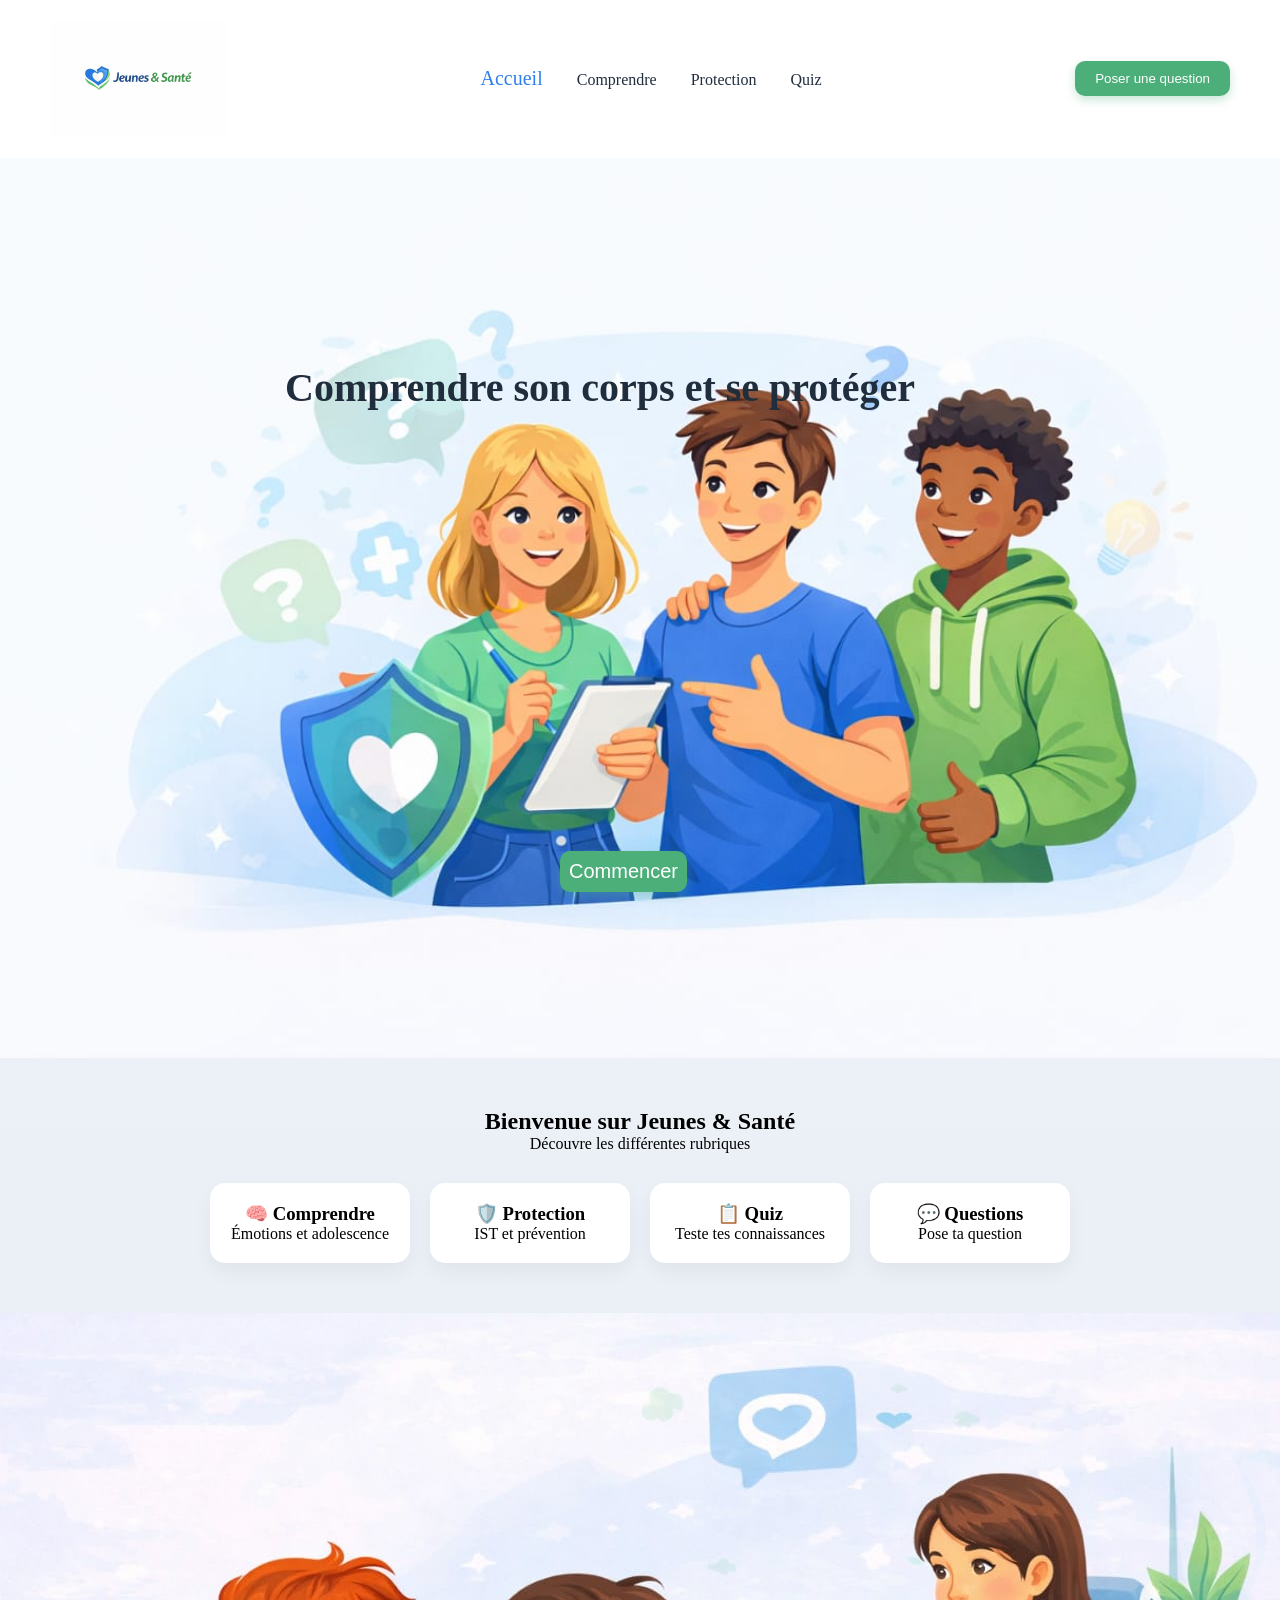
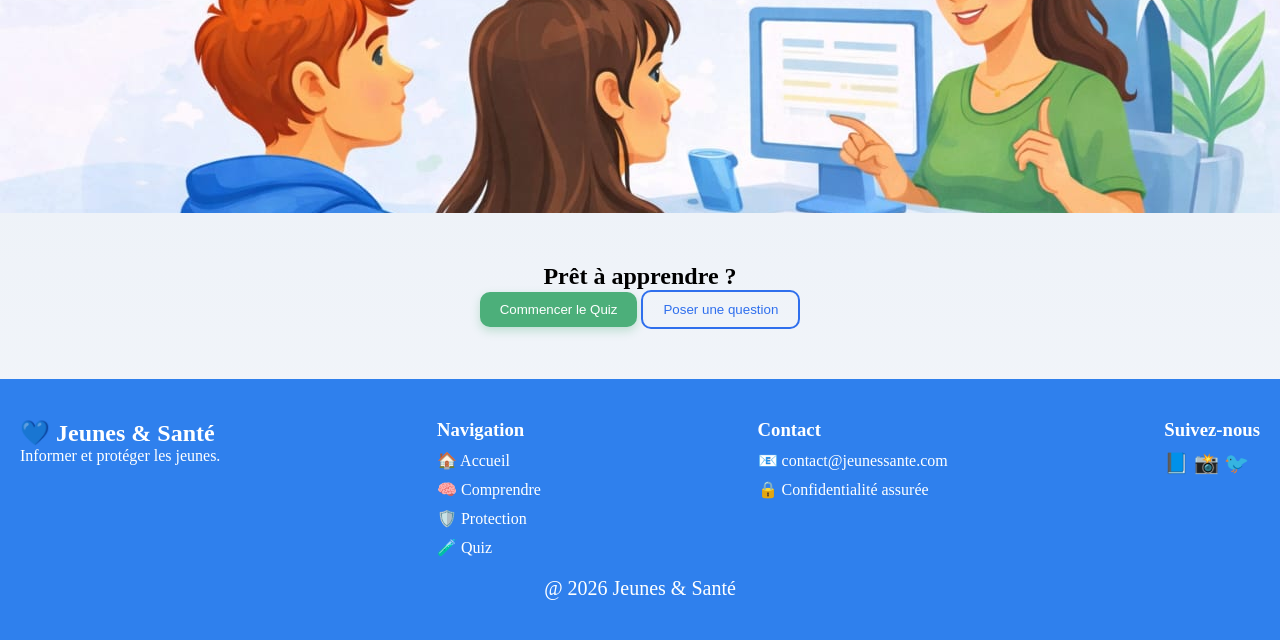
<file: index.html>
<!DOCTYPE html>
<html lang="en">
<head>
    <meta charset="UTF-8">
    <meta name="viewport" content="width=device-width, initial-scale=1.0">
    <title>Document</title>
    <link rel="stylesheet" href="./style.css">
</head>
<body>
    <header>
   <img src="./MON_projet_02/souce_image/LOGO.jpeg" alt="">
    <nav>
      <a href=""><span class="fils">Accueil</span> </a>
      <a href="./MON_projet_02/comprendre.html">Comprendre</a>
      <a href="./MON_projet_02/protection.html">Protection</a>
      <a href="./MON_projet_02/quiz.html">Quiz</a>
    </nav>
    <button class="bouton"><a href="./MON_projet_02/question.html">Poser une question</a></button>
  </header>

  <section class="mere">
    <div class="fils1">
      <h1>Comprendre son corps et se protéger</h1>
      <button class="bouton">Commencer</button>
    </div>
  </section>

  <section class="mere1">
    <h2>Bienvenue sur Jeunes & Santé</h2>
    <p>Découvre les différentes rubriques</p>

    <div class="mere2">
      <div class="fils2">
        <h3>🧠 Comprendre</h3>
        <p>Émotions et adolescence</p>
      </div>

      <div class="fils2">
        <h3>🛡️ Protection</h3>
        <p>IST et prévention</p>
      </div>

      <div class="fils2">
        <h3>📋 Quiz</h3>
        <p>Teste tes connaissances</p>
      </div>

      <div class="fils2">
        <h3>💬 Questions</h3>
        <p>Pose ta question</p>
      </div>
    </div>
  </section>

  <section class="mere3">
    <div class="fils3">
    </div>
  </section>
  <section class="mere4">
    <h2>Prêt à apprendre ?</h2>
    <button class="bouton">Commencer le Quiz</button>
    <button class="bouton1">Poser une question</button>
  </section>
  <footer>
  <div class="mere5">
    <div class="fils4">
      <h2>💙 Jeunes & Santé</h2>
      <p>Informer et protéger les jeunes.</p>
    </div>
    <div class="fils5">
      <h3>Navigation</h3>
      <a href="">🏠 Accueil</a>
      <a href="">🧠 Comprendre</a>
      <a href="">🛡️ Protection</a>
      <a href="">🧪 Quiz</a>
    </div>
    <div class="fils5">
      <h3>Contact</h3>
      <p>📧 contact@jeunessante.com</p>
      <p>🔒 Confidentialité assurée</p>
    </div>
    <div class="fils5">
      <h3>Suivez-nous</h3>
      <div class="fils6">
        <span>📘</span>
        <span>📸</span>
        <span>🐦</span>
      </div>
    </div>
  </div>
  <div class="fils7">
    @ 2026 Jeunes & Santé
  </div>
</footer>   
</body>
</html>
</file>
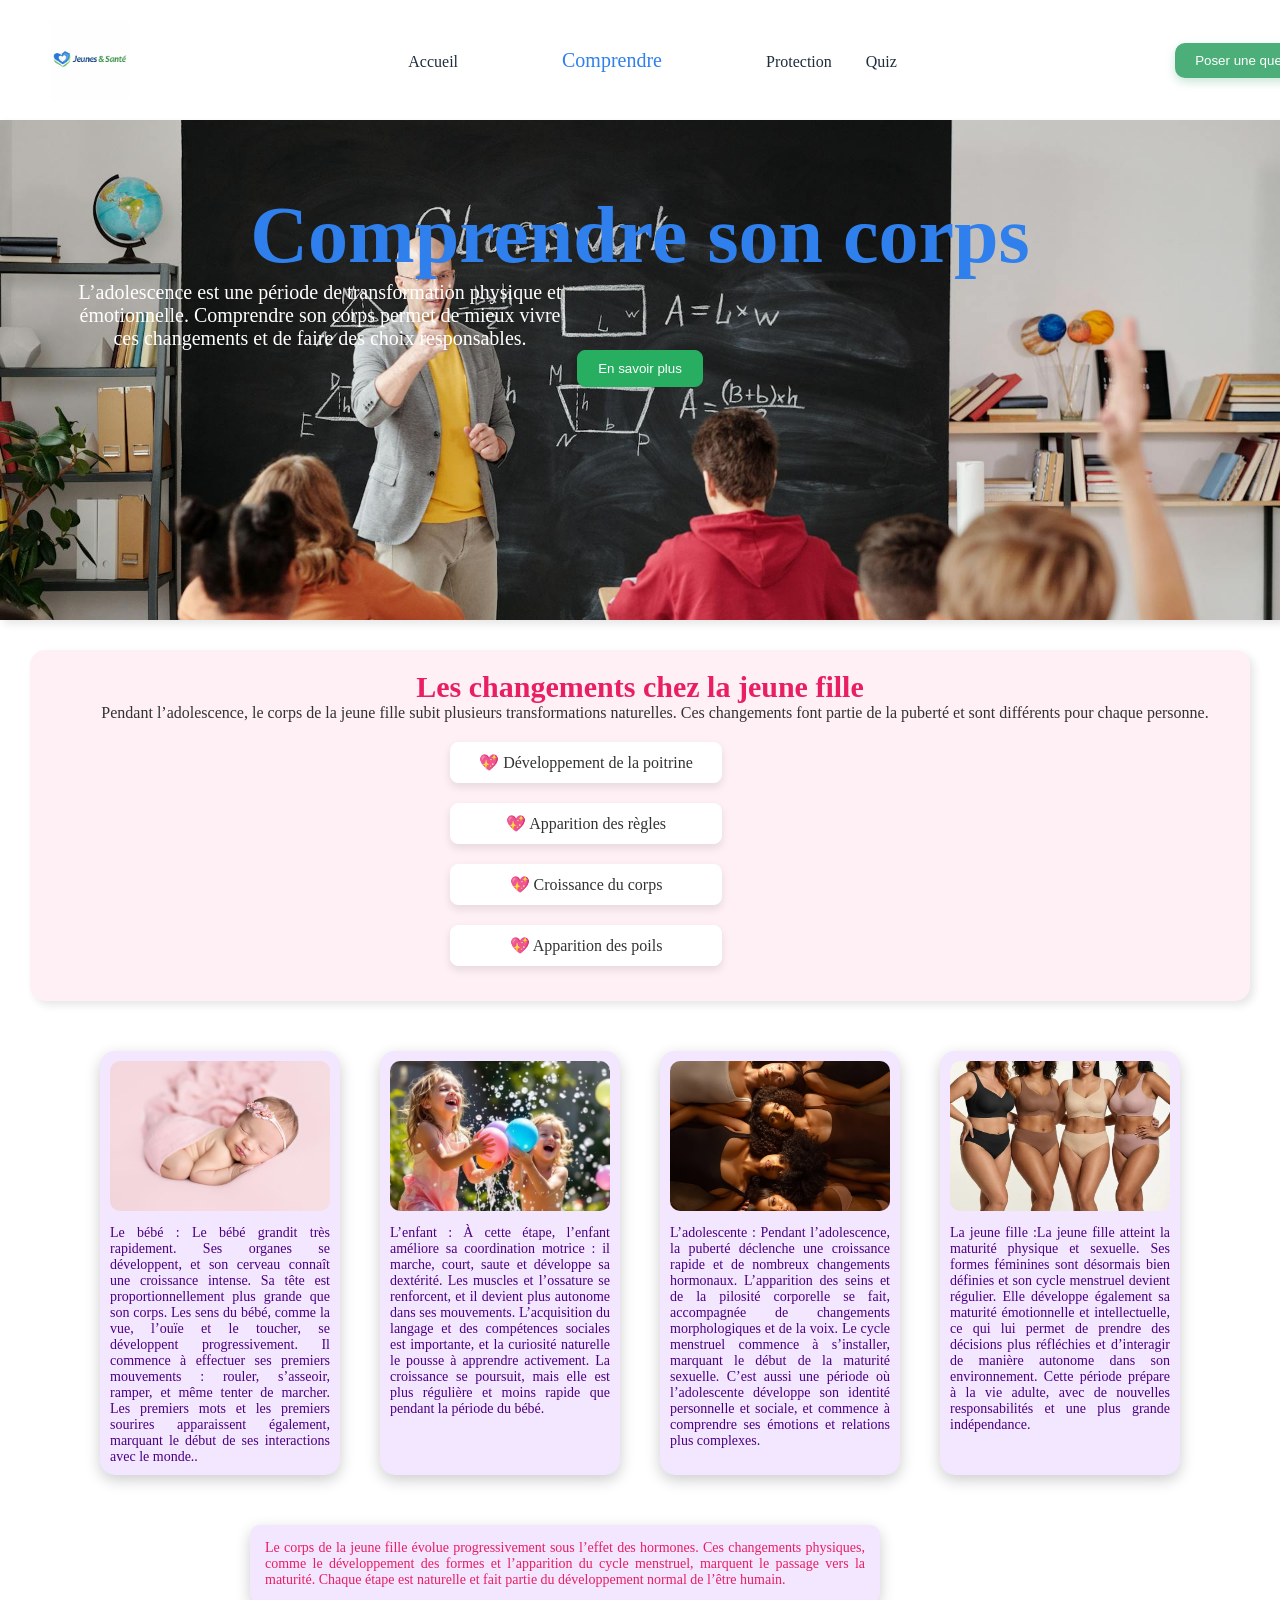
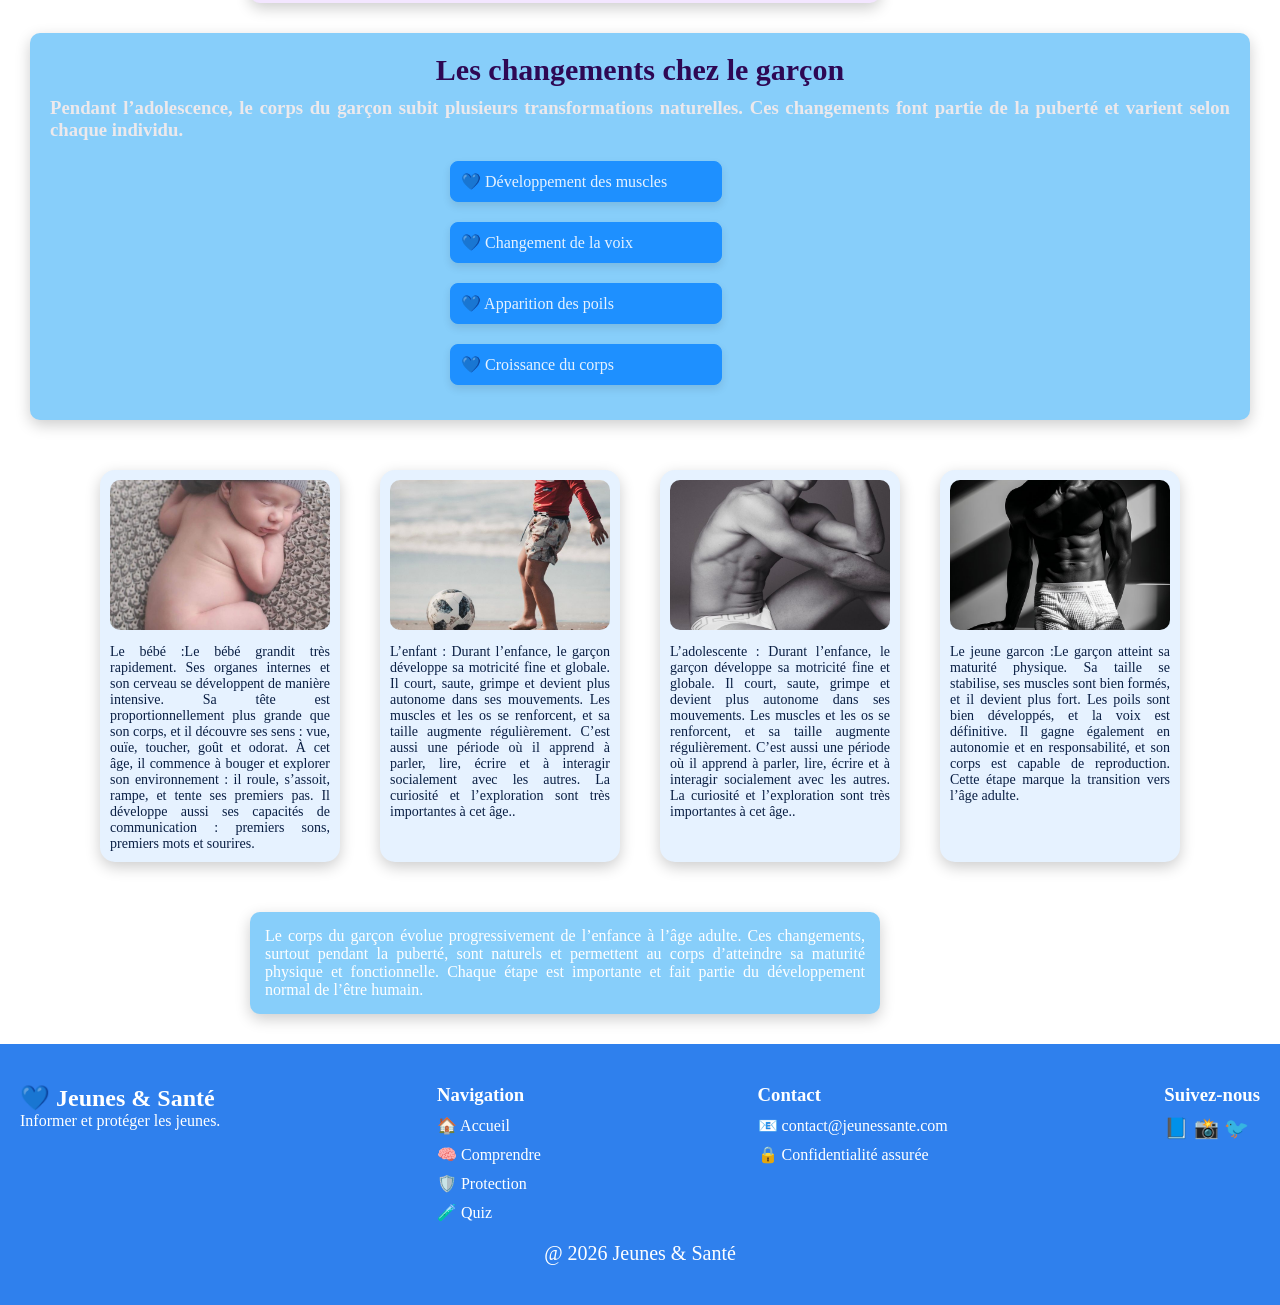
<file: MON_projet_02/comprendre.html>
<!DOCTYPE html>
<html lang="en">
<head>
    <meta charset="UTF-8">
    <meta name="viewport" content="width=device-width, initial-scale=1.0">
    <title>Document</title>
    <link rel="stylesheet" href="./comprendre.css">
</head>
<body>
     <header>
   <img src="./souce_image/LOGO.jpeg" alt="">
    <nav>
      <a href="../index.html">Accueil </a>
      <a href=""><span class="fils">Comprendre</span></a>
      <a href="../MON_projet_02/protection.html">Protection</a>
      <a href="./quiz.html">Quiz</a>
    </nav>
    <button class="bouton"><a href="./question.html">Poser une question</a></button>
  </header>
  <div class="mere">
   <div class="fils">
    <h1>Comprendre son corps</h1>
  <p>
    L’adolescence est une période de transformation physique et émotionnelle.
    Comprendre son corps permet de mieux vivre ces changements et de faire des choix responsables.
  </p>
  <button>En savoir plus</button>
   </div>
  </div>
  <section class="fille">
  <h2>Les changements chez la jeune fille</h2>
  <p>
    Pendant l’adolescence, le corps de la jeune fille subit plusieurs transformations naturelles.
    Ces changements font partie de la puberté et sont différents pour chaque personne.
  </p>

  <div class="fille1">
      <p>💖 Développement de la poitrine</p>
    <p>💖 Apparition des règles</p>
    <p>💖 Croissance du corps</p>
    <p>💖 Apparition des poils</p>
  </div>
</section>
<section class="mere1">
  <div class="fille2">
  <img src="./souce_image/cpd1.png" alt="">
  <p>Le bébé : Le bébé grandit très rapidement. Ses organes se développent, et son cerveau connaît une croissance intense. Sa tête est proportionnellement plus grande que son corps. Les sens du bébé, comme la vue, l’ouïe et le toucher, se développent progressivement. Il commence à effectuer ses premiers mouvements : rouler, s’asseoir, ramper, et même tenter de marcher. Les premiers mots et les premiers sourires apparaissent également, marquant le début de ses interactions avec le monde..</p>
</div>

<div class="fille2">
  <img src="./souce_image/cpd2.jpeg" alt="">
  <p>L’enfant : À cette étape, l’enfant améliore sa coordination motrice : il marche, court, saute et développe sa dextérité. Les muscles et l’ossature se renforcent, et il devient plus autonome dans ses mouvements. L’acquisition du langage et des compétences sociales est importante, et la curiosité naturelle le pousse à apprendre activement. La croissance se poursuit, mais elle est plus régulière et moins rapide que pendant la période du bébé.</p>
</div>

<div class="fille2">
  <img src="./souce_image/cpd3.jpeg" alt="">
  <p>L’adolescente : Pendant l’adolescence, la puberté déclenche une croissance rapide et de nombreux changements hormonaux. L’apparition des seins et de la pilosité corporelle se fait, accompagnée de changements morphologiques et de la voix. Le cycle menstruel commence à s’installer, marquant le début de la maturité sexuelle. C’est aussi une période où l’adolescente développe son identité personnelle et sociale, et commence à comprendre ses émotions et relations plus complexes.</p>
</div>

<div class="fille2">
  <img src="./souce_image/cpd4.jpeg" alt="Jeune fille">
  <p>La jeune fille :La jeune fille atteint la maturité physique et sexuelle. Ses formes féminines sont désormais bien définies et son cycle menstruel devient régulier. Elle développe également sa maturité émotionnelle et intellectuelle, ce qui lui permet de prendre des décisions plus réfléchies et d’interagir de manière autonome dans son environnement. Cette période prépare à la vie adulte, avec de nouvelles responsabilités et une plus grande indépendance.</p>
</div>
  
</section>
<div class="fille3">
  <p>
    Le corps de la jeune fille évolue progressivement sous l’effet des hormones. 
    Ces changements physiques, comme le développement des formes et l’apparition 
    du cycle menstruel, marquent le passage vers la maturité. Chaque étape est 
    naturelle et fait partie du développement normal de l’être humain.
  </p>
</div>
<section class="garcon">

  <h2>Les changements chez le garçon</h2>

<h3>Pendant l’adolescence, le corps du garçon subit plusieurs transformations naturelles.
    Ces changements font partie de la puberté et varient selon chaque individu.</h3>
  

  <div class="garcon1">
    <p>💙 Développement des muscles</p>
    <p>💙 Changement de la voix</p>
    <p>💙 Apparition des poils</p>
    <p>💙 Croissance du corps</p>
  </div>
</section>
<section class="mere2">
  <div class="garcon2">
  <img src="./souce_image/bb garcn.jpeg" alt="">
  <p>Le bébé :Le bébé grandit très rapidement. Ses organes internes et son cerveau se développent de manière intensive. Sa tête est proportionnellement plus grande que son corps, et il découvre ses sens : vue, ouïe, toucher, goût et odorat. À cet âge, il commence à bouger et explorer son environnement : il roule, s’assoit, rampe, et tente ses premiers pas. Il développe aussi ses capacités de communication : premiers sons, premiers mots et sourires.</p>
</div>

<div class="garcon2">
  <img src="./souce_image/enfant garcon.jpeg" alt="">
  <p>L’enfant :   Durant l’enfance, le garçon développe sa motricité fine et globale. Il court, saute, grimpe et devient plus autonome dans ses mouvements. Les muscles et les os se renforcent, et sa taille augmente régulièrement. C’est aussi une période où il apprend à parler, lire, écrire et à interagir socialement avec les autres. La curiosité et l’exploration sont très importantes à cet âge..</p>
</div>

<div class="garcon2">
  <img src="./souce_image/ado jeune.jpeg" alt="">
  <p>L’adolescente :  Durant l’enfance, le garçon développe sa motricité fine et globale. Il court, saute, grimpe et devient plus autonome dans ses mouvements. Les muscles et les os se renforcent, et sa taille augmente régulièrement. C’est aussi une période où il apprend à parler, lire, écrire et à interagir socialement avec les autres. La curiosité et l’exploration sont très importantes à cet âge..</p>
</div>

<div class="garcon2">
  <img src="./souce_image/jeune garcon.jpeg" alt="Jeune fille">
  <p>Le jeune garcon :Le garçon atteint sa maturité physique. Sa taille se stabilise, ses muscles sont bien formés, et il devient plus fort. Les poils sont bien développés, et la voix est définitive. Il gagne également en autonomie et en responsabilité, et son corps est capable de reproduction. Cette étape marque la transition vers l’âge adulte.</p>
</div>
</section>
<div class="garcon3">
  <p>Le corps du garçon évolue progressivement de l’enfance à l’âge adulte. Ces changements, surtout pendant la puberté, sont naturels et permettent au corps d’atteindre sa maturité physique et fonctionnelle. Chaque étape est importante et fait partie du développement normal de l’être humain.</p>
</div>
<footer>
  <div class="mere5">
    <div class="fils4">
      <h2>💙 Jeunes & Santé</h2>
      <p>Informer et protéger les jeunes.</p>
    </div>
    <div class="fils5">
      <h3>Navigation</h3>
      <a href="">🏠 Accueil</a>
      <a href="">🧠 Comprendre</a>
      <a href="">🛡️ Protection</a>
      <a href="">🧪 Quiz</a>
    </div>
    <div class="fils5">
      <h3>Contact</h3>
      <p>📧 contact@jeunessante.com</p>
      <p>🔒 Confidentialité assurée</p>
    </div>
    <div class="fils5">
      <h3>Suivez-nous</h3>
      <div class="fils6">
        <span>📘</span>
        <span>📸</span>
        <span>🐦</span>
      </div>
    </div>
  </div>
  <div class="fils7">
    @ 2026 Jeunes & Santé
  </div>
</footer>   
</body>
</html>
</file>
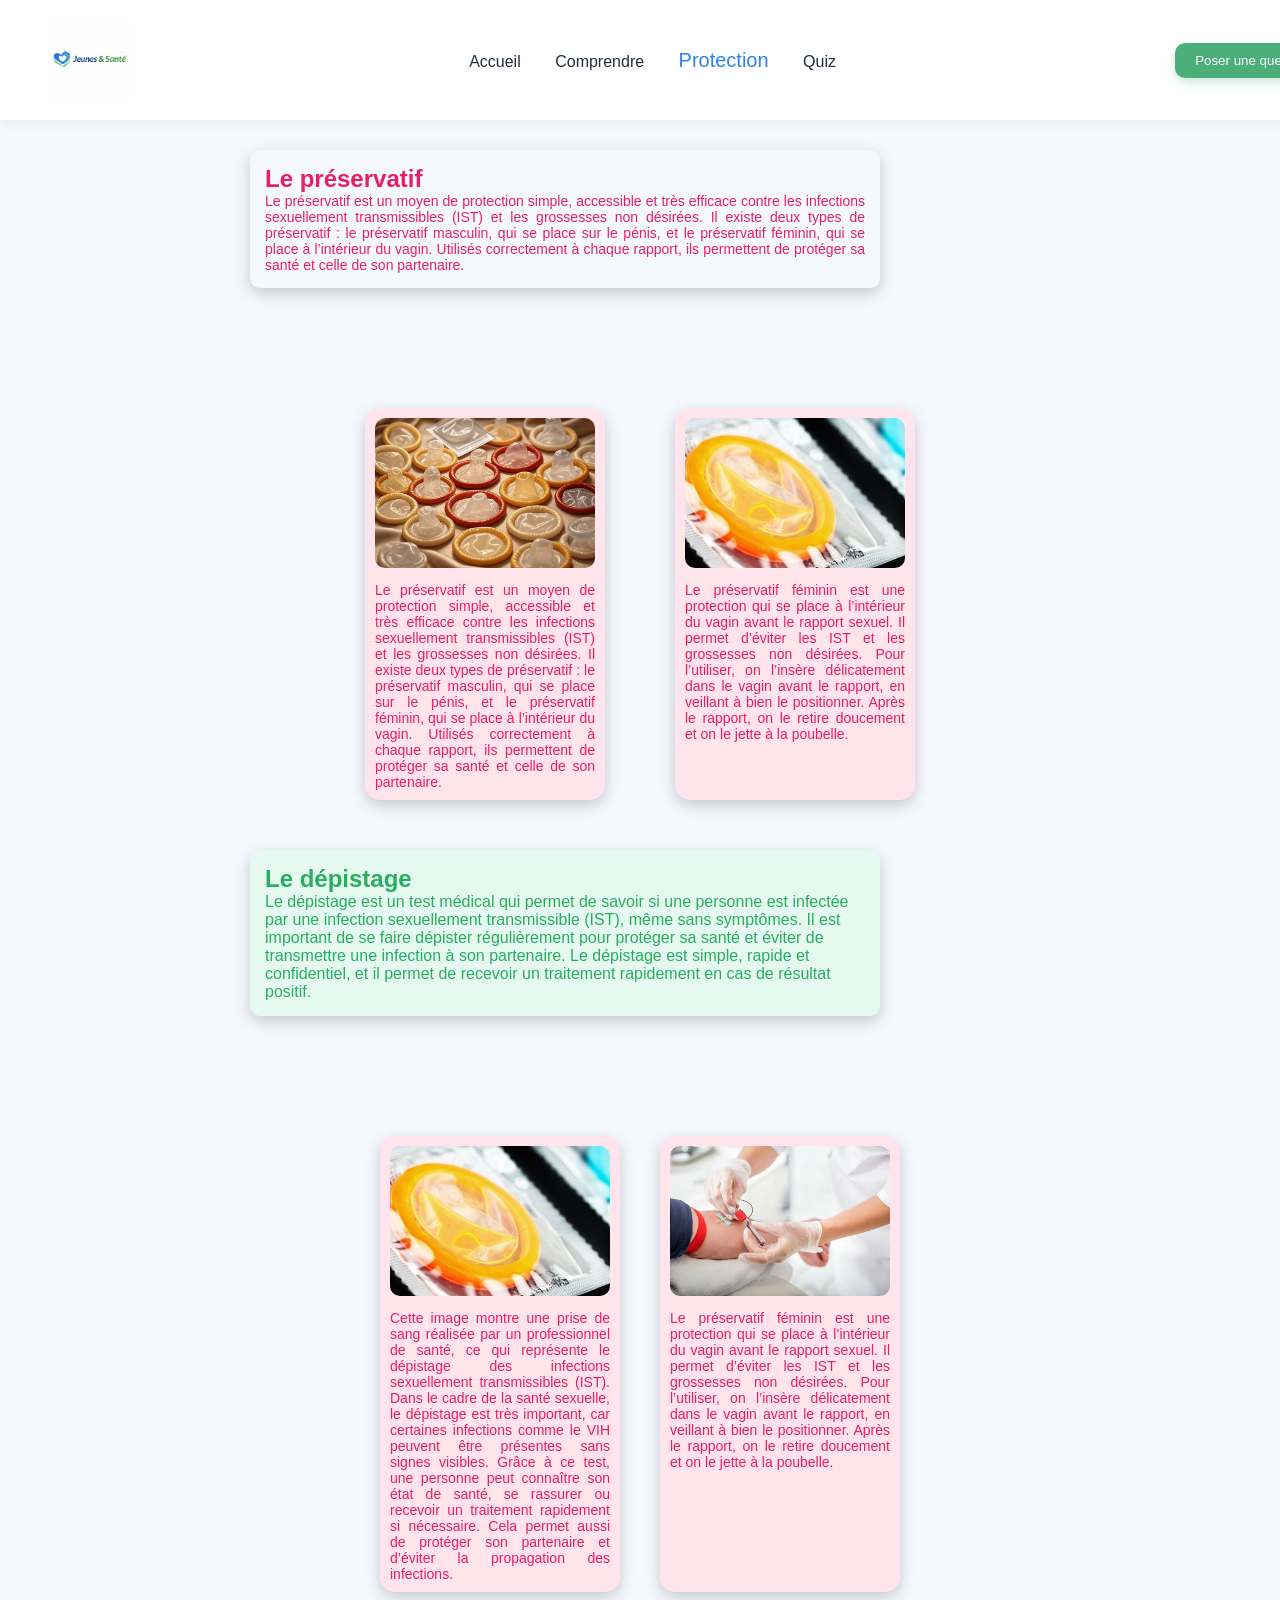
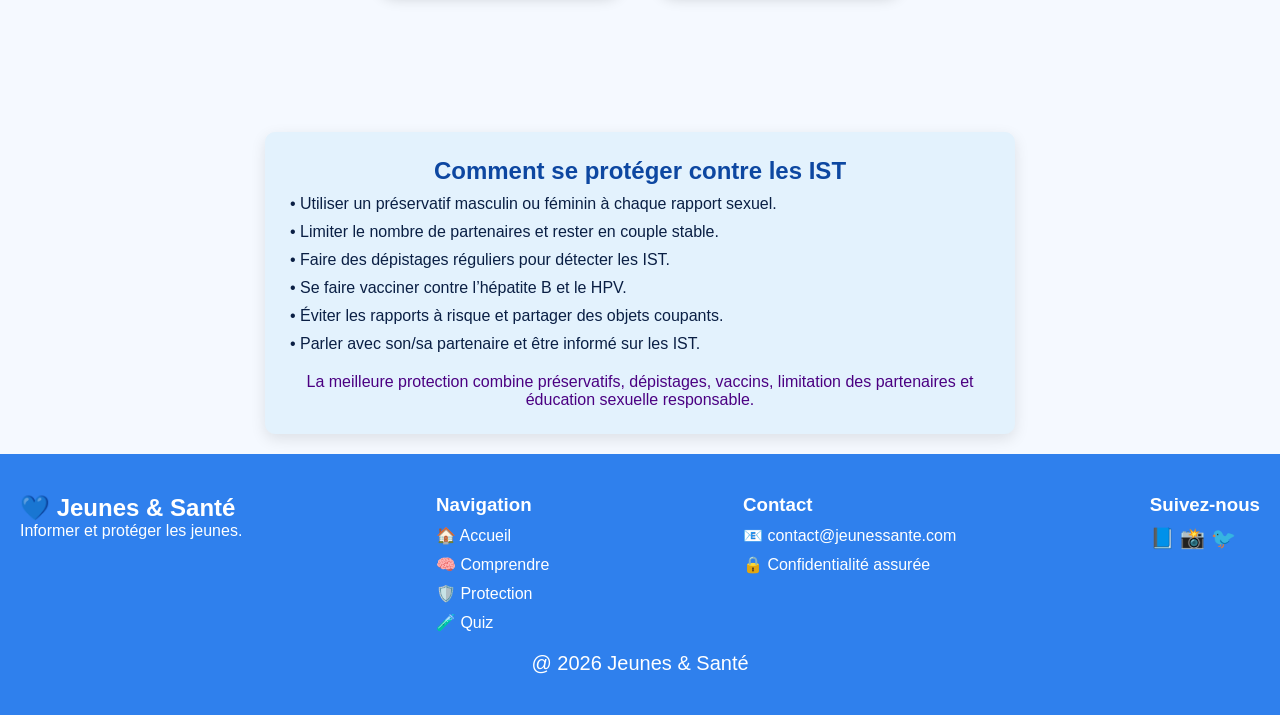
<file: MON_projet_02/prevention.html>
<!DOCTYPE html>
<html lang="en">
<head>
    <meta charset="UTF-8">
    <meta name="viewport" content="width=device-width, initial-scale=1.0">
    <title>Document</title>
    <link rel="stylesheet" href="./prevention.css">
</head>
<body>
    <header>
        <img src="./souce_image/LOGO.jpeg" alt="">
    <nav>
      <a href="../index.html">Accueil </a>
      <a href="./comprendre.html">Comprendre</a>
      <a href="./protection.html"><span class="fils">Protection</span></a>
      <a href="./quiz.html">Quiz</a>
    </nav>
    <button class="bouton"><a href="./question.html">Poser une question</a></button>
    </header>
   
<section class="section">
    <div class="fille3">
        <h1>Le préservatif</h1>
    <p>Le préservatif est un moyen de protection simple, accessible et très efficace contre les infections sexuellement transmissibles (IST) et les grossesses non désirées. Il existe deux types de préservatif : le préservatif masculin, qui se place sur le pénis, et le préservatif féminin, qui se place à l’intérieur du vagin. Utilisés correctement à chaque rapport, ils permettent de protéger sa santé et celle de son partenaire.</p>
   </div>
    <div class="Hero">
        <div class="hero">
  <img src="./souce_image/protec1 (2).jpg" alt="">
  <p>Le préservatif est un moyen de protection simple, accessible et très efficace contre les infections sexuellement transmissibles (IST) et les grossesses non désirées. Il existe deux types de préservatif : le préservatif masculin, qui se place sur le pénis, et le préservatif féminin, qui se place à l’intérieur du vagin. Utilisés correctement à chaque rapport, ils permettent de protéger sa santé et celle de son partenaire.</p>
</div>
<div class="hero">
  <img src="./souce_image/protec2.jpg" alt="">
<p>Le préservatif féminin est une protection qui se place à l’intérieur du vagin avant le rapport sexuel. Il permet d’éviter les IST et les grossesses non désirées.
Pour l’utiliser, on l’insère délicatement dans le vagin avant le rapport, en veillant à bien le positionner. Après le rapport, on le retire doucement et on le jette à la poubelle.</p>
</div>
    </div>
</section>
<section class="depistage">
    <div class="depistage1">
        <h1>Le dépistage</h1>
        <p>Le dépistage est un test médical qui permet de savoir si une personne est infectée par une infection sexuellement transmissible (IST), même sans symptômes. Il est important de se faire dépister régulièrement pour protéger sa santé et éviter de transmettre une infection à son partenaire.
Le dépistage est simple, rapide et confidentiel, et il permet de recevoir un traitement rapidement en cas de résultat positif.</p>
    </div>
    <div id="Depistage">
    <div class="depistage2">
        <img src="./souce_image/protec2.jpg" alt="">
  <p>Cette image montre une prise de sang réalisée par un professionnel de santé, ce qui représente le dépistage des infections sexuellement transmissibles (IST). Dans le cadre de la santé sexuelle, le dépistage est très important, car certaines infections comme le VIH peuvent être présentes sans signes visibles.
Grâce à ce test, une personne peut connaître son état de santé, se rassurer ou recevoir un traitement rapidement si nécessaire. Cela permet aussi de protéger son partenaire et d’éviter la propagation des infections.</p>
 </div>
<div class="depistage2">
  <img src="./souce_image/protec3.jpg" alt="">
<p>Le préservatif féminin est une protection qui se place à l’intérieur du vagin avant le rapport sexuel. Il permet d’éviter les IST et les grossesses non désirées.
Pour l’utiliser, on l’insère délicatement dans le vagin avant le rapport, en veillant à bien le positionner. Après le rapport, on le retire doucement et on le jette à la poubelle.</p>
    </div>
    </div>
</section>
<section class="Resume">
    <div class="resume">
  <h2>Comment se protéger contre les IST</h2>
  <div class="resume1">
    <p>• Utiliser un préservatif masculin ou féminin à chaque rapport sexuel.</p>
    <p>• Limiter le nombre de partenaires et rester en couple stable.</p>
    <p>• Faire des dépistages réguliers pour détecter les IST.</p>
    <p>• Se faire vacciner contre l’hépatite B et le HPV.</p>
    <p>• Éviter les rapports à risque et partager des objets coupants.</p>
    <p>• Parler avec son/sa partenaire et être informé sur les IST.</p>
  </div>
  <p class="resume2">La meilleure protection combine préservatifs, dépistages, vaccins, limitation des partenaires et éducation sexuelle responsable.</p>
  </div>
</section>
<footer>
  <div class="mere5">
    <div class="fils4">
      <h2>💙 Jeunes & Santé</h2>
      <p>Informer et protéger les jeunes.</p>
    </div>
    <div class="fils5">
      <h3>Navigation</h3>
      <a href="">🏠 Accueil</a>
      <a href="">🧠 Comprendre</a>
      <a href="">🛡️ Protection</a>
      <a href="">🧪 Quiz</a>
    </div>
    <div class="fils5">
      <h3>Contact</h3>
      <p>📧 contact@jeunessante.com</p>
      <p>🔒 Confidentialité assurée</p>
    </div>
    <div class="fils5">
      <h3>Suivez-nous</h3>
      <div class="fils6">
        <span>📘</span>
        <span>📸</span>
        <span>🐦</span>
      </div>
    </div>
  </div>
  <div class="fils7">
    @ 2026 Jeunes & Santé
  </div>
</footer>
</file>
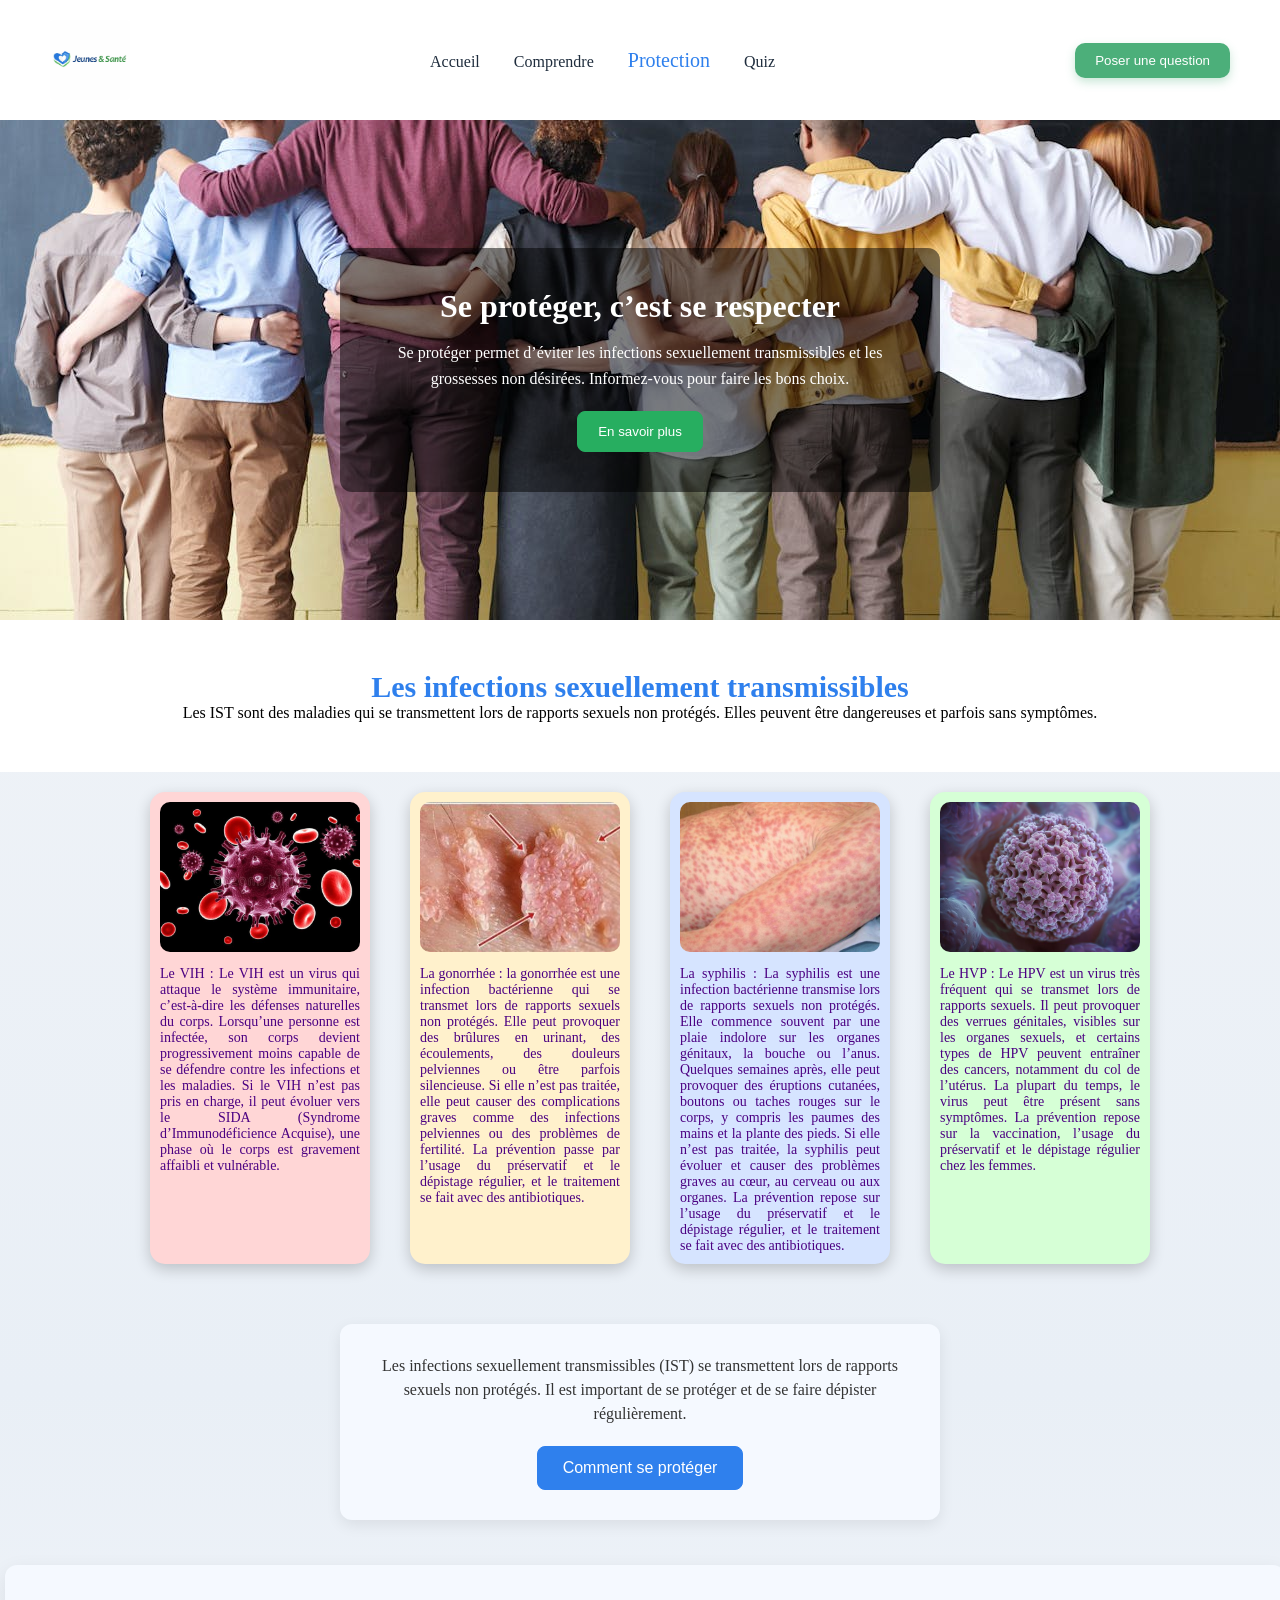
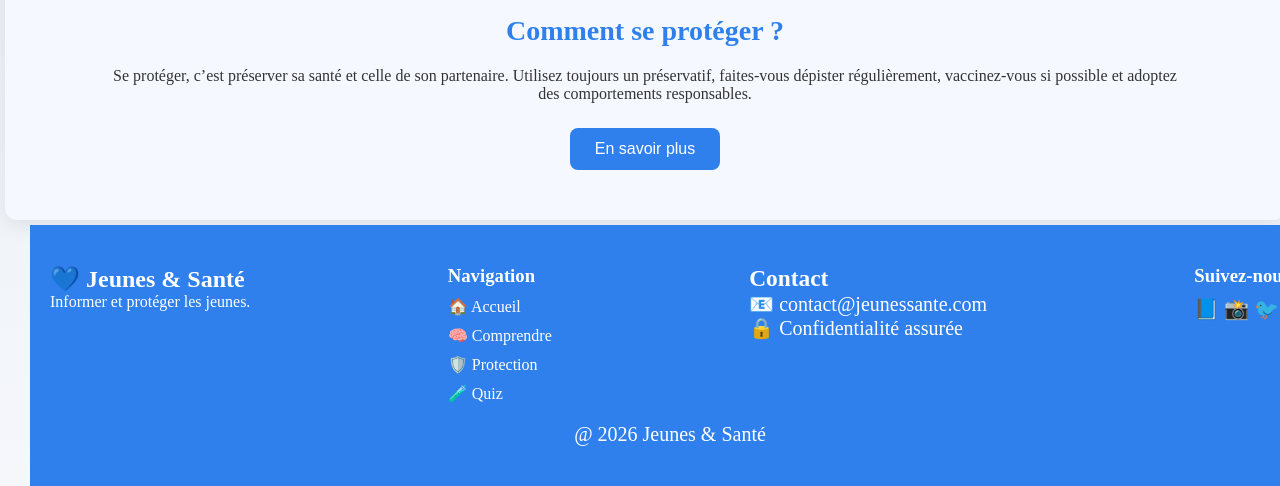
<file: MON_projet_02/protection.html>
<!DOCTYPE html>
<html lang="en">
<head>
    <meta charset="UTF-8">
    <meta name="viewport" content="width=device-width, initial-scale=1.0">
    <title>Document</title>
    <link rel="stylesheet" href="./protection.css">
</head>
<body>
    <header>
        <img src="./souce_image/LOGO.jpeg" alt="">
    <nav>
      <a href="../index.html">Accueil </a>
      <a href="./comprendre.html">Comprendre</a>
      <a href=""><span class="fils">Protection</span></a>
      <a href="./quiz.html">Quiz</a>
    </nav>
    <button class="bouton"><a href="./question.html">Poser une question</a></button>
    </header>
   <div class="mere">
  <div class="fils2">
    <h1>Se protéger, c’est se respecter</h1>
    <p>
      Se protéger permet d’éviter les infections sexuellement transmissibles
      et les grossesses non désirées. Informez-vous pour faire les bons choix.
    </p>
    <button>En savoir plus</button>
  </div>
  </div>
  <section class="mere1">
  <h2> Les infections sexuellement transmissibles</h2>
  <p>
    Les IST sont des maladies qui se transmettent lors de rapports sexuels non protégés.
    Elles peuvent être dangereuses et parfois sans symptômes.
  </p>
</section>
<section class="mere3">
  <div class="fille2">
  <img src="./souce_image/HIV Virus.jpg" alt="">
  <p>Le VIH : Le VIH est un virus qui attaque le système immunitaire, c’est-à-dire les défenses naturelles du corps. Lorsqu’une personne est infectée, son corps devient progressivement moins capable de se défendre contre les infections et les maladies. Si le VIH n’est pas pris en charge, il peut évoluer vers le SIDA (Syndrome d’Immunodéficience Acquise), une phase où le corps est gravement affaibli et vulnérable.</p>
</div>

<div class="fille3">
  <img src="./souce_image/Gonorreia.jpg" alt="">
 <p> La gonorrhée : la gonorrhée est une infection bactérienne qui se transmet lors de rapports sexuels non protégés. Elle peut provoquer des brûlures en urinant, des écoulements, des douleurs pelviennes ou être parfois silencieuse. Si elle n’est pas traitée, elle peut causer des complications graves comme des infections pelviennes ou des problèmes de fertilité. La prévention passe par l’usage du préservatif et le dépistage régulier, et le traitement se fait avec des antibiotiques.</p>
</div>

<div class="fille4">
  <img src="./souce_image/sifilise.jpg" alt="">
  <p>La syphilis : La syphilis est une infection bactérienne transmise lors de rapports sexuels non protégés. Elle commence souvent par une plaie indolore sur les organes génitaux, la bouche ou l’anus. Quelques semaines après, elle peut provoquer des éruptions cutanées, boutons ou taches rouges sur le corps, y compris les paumes des mains et la plante des pieds. Si elle n’est pas traitée, la syphilis peut évoluer et causer des problèmes graves au cœur, au cerveau ou aux organes. La prévention repose sur l’usage du préservatif et le dépistage régulier, et le traitement se fait avec des antibiotiques.</p>
</div>

<div class="fille5">
  <img src="./souce_image/HVP.jpg" alt="Jeune fille">
  <p> Le HVP : Le HPV est un virus très fréquent qui se transmet lors de rapports sexuels. Il peut provoquer des verrues génitales, visibles sur les organes sexuels, et certains types de HPV peuvent entraîner des cancers, notamment du col de l’utérus. La plupart du temps, le virus peut être présent sans symptômes. La prévention repose sur la vaccination, l’usage du préservatif et le dépistage régulier chez les femmes.</p>
</div>
</section>
<section class="mere4">
<div class="mere5">
     <p>
    Les infections sexuellement transmissibles (IST) se transmettent lors de rapports sexuels non protégés. Il est important de se protéger et de se faire dépister régulièrement.
  </p>
  <button>Comment se protéger</button>
</div>
</section>
<section class="proteger">
  <h2> Comment se protéger ?</h2>
  <p>
    Se protéger, c’est préserver sa santé et celle de son partenaire. Utilisez toujours un préservatif, faites-vous dépister régulièrement, vaccinez-vous si possible et adoptez <br>des comportements responsables.
  </p>
  <a href="./prevention.html"><button>En savoir plus</button></a>
</section>
<footer>
  <div class="mere6">
    <div class="fils4">
      <h2>💙 Jeunes & Santé</h2>
      <p>Informer et protéger les jeunes.</p>
    </div>
    <div class="fils9">
      <h3>Navigation</h3>
      <a href="">🏠 Accueil</a>
      <a href="">🧠 Comprendre</a>
      <a href="">🛡️ Protection</a>
      <a href="">🧪 Quiz</a>
    </div>
    <div class="fils6">
      <h3>Contact</h3>
      <p>📧 contact@jeunessante.com</p>
      <p>🔒 Confidentialité assurée</p>
    </div>
    <div class="fils8">
      <h3>Suivez-nous</h3>
      <div class="fils6">
        <span>📘</span>
        <span>📸</span>
        <span>🐦</span>
      </div>
    </div>
  </div>
  <div class="fils7">
    @ 2026 Jeunes & Santé
  </div>
</footer>   
</body>
</html>
</file>
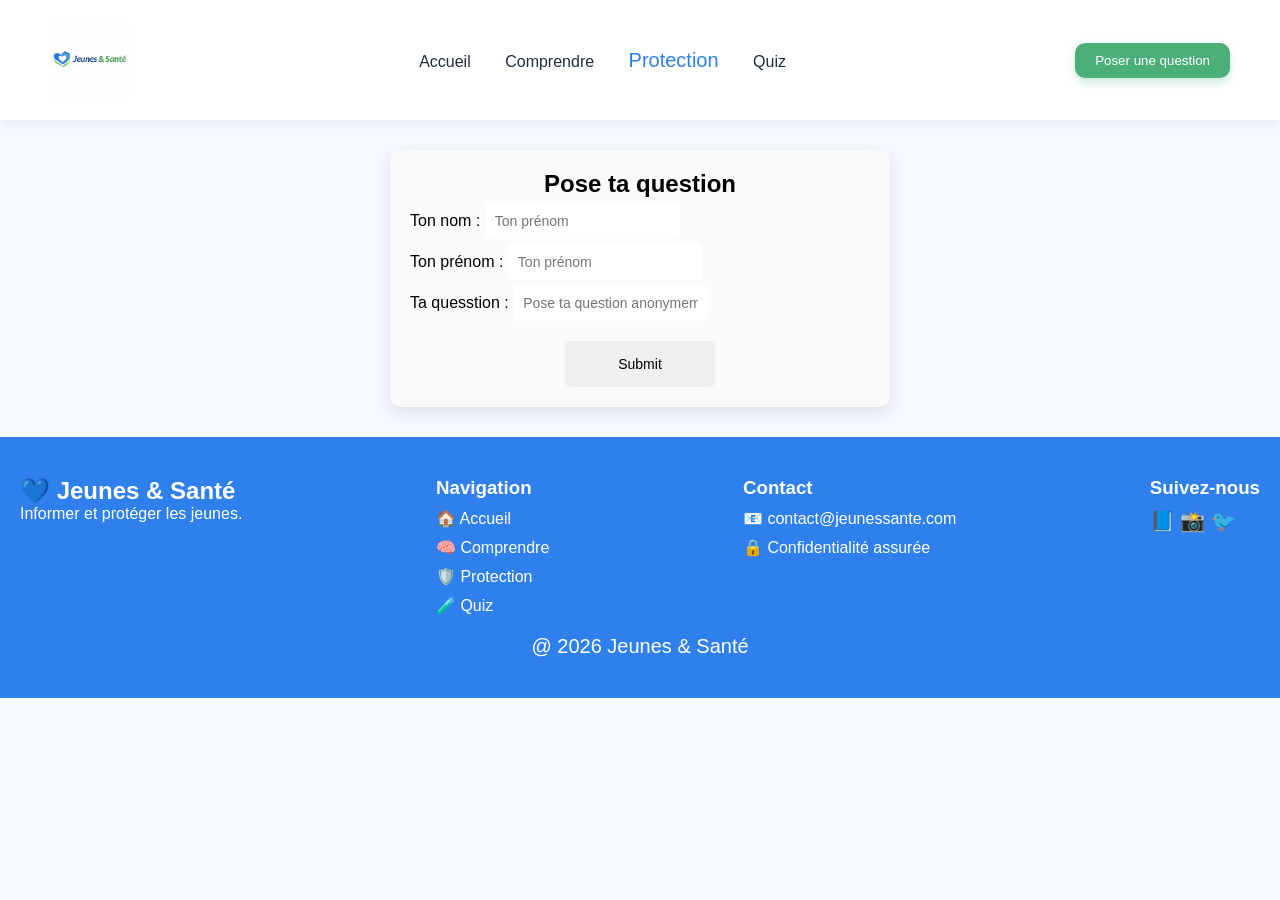
<file: MON_projet_02/question.html>
<!DOCTYPE html>
<html lang="en">
<head>
    <meta charset="UTF-8">
    <meta name="viewport" content="width=device-width, initial-scale=1.0">
    <title>Document</title>
 <link rel="stylesheet" href="./quesstion.css">
</head>
<body>
     <header>
        <img src="./souce_image/LOGO.jpeg" alt="">
    <nav>
      <a href="../index.html">Accueil </a>
      <a href="./comprendre.html">Comprendre</a>
      <a href="./protection.html"><span class="fils">Protection</span></a>
      <a href="./quiz.html">Quiz</a> 
    </nav>
    <button class="bouton"><a href="">Poser une question</a></button>
    </header>
    <section class="pose-question">
  <h2>Pose ta question</h2>

  <form>
    <div class="question">
        <label for="nom">Ton nom :</label>
    <input type="text" id="nom" name="nom" placeholder="Ton prénom"> 
    </div>
    <div class="quesstion">
        <label for="nom">Ton prénom :</label>
    <input type="text" id="nom" name="nom" placeholder="Ton prénom">
    </div>
    <div class="Questions">
        <label for="nom">Ta quesstion :</label>
    <input type="text" id="nom" name="nom" placeholder="Pose ta question anonymement">
    </div>
    <div class="envoier">
       <input type="submit">

    </div>

  </form>
</section>
<footer>
  <div class="mere5">
    <div class="fils4">
      <h2>💙 Jeunes & Santé</h2>
      <p>Informer et protéger les jeunes.</p>
    </div>
    <div class="fils5">
      <h3>Navigation</h3>
      <a href="">🏠 Accueil</a>
      <a href="./../Comprendre/comprendre.html">🧠 Comprendre</a>
      <a href="./../Protexion/protection.html">🛡️ Protection</a>
      <a href="./../Quiz/quiz.html">🧪 Quiz</a>
    </div>
    <div class="fils5">
      <h3>Contact</h3>
      <p>📧 contact@jeunessante.com</p>
      <p>🔒 Confidentialité assurée</p>
    </div>
    <div class="fils5">
      <h3>Suivez-nous</h3>
      <div class="fils6">
        <span>📘</span>
        <span>📸</span>
        <span>🐦</span>
      </div>
    </div>
  </div>
  <div class="fils7">
    @ 2026 Jeunes & Santé
  </div>
</footer>   

</body>
</html>
</file>
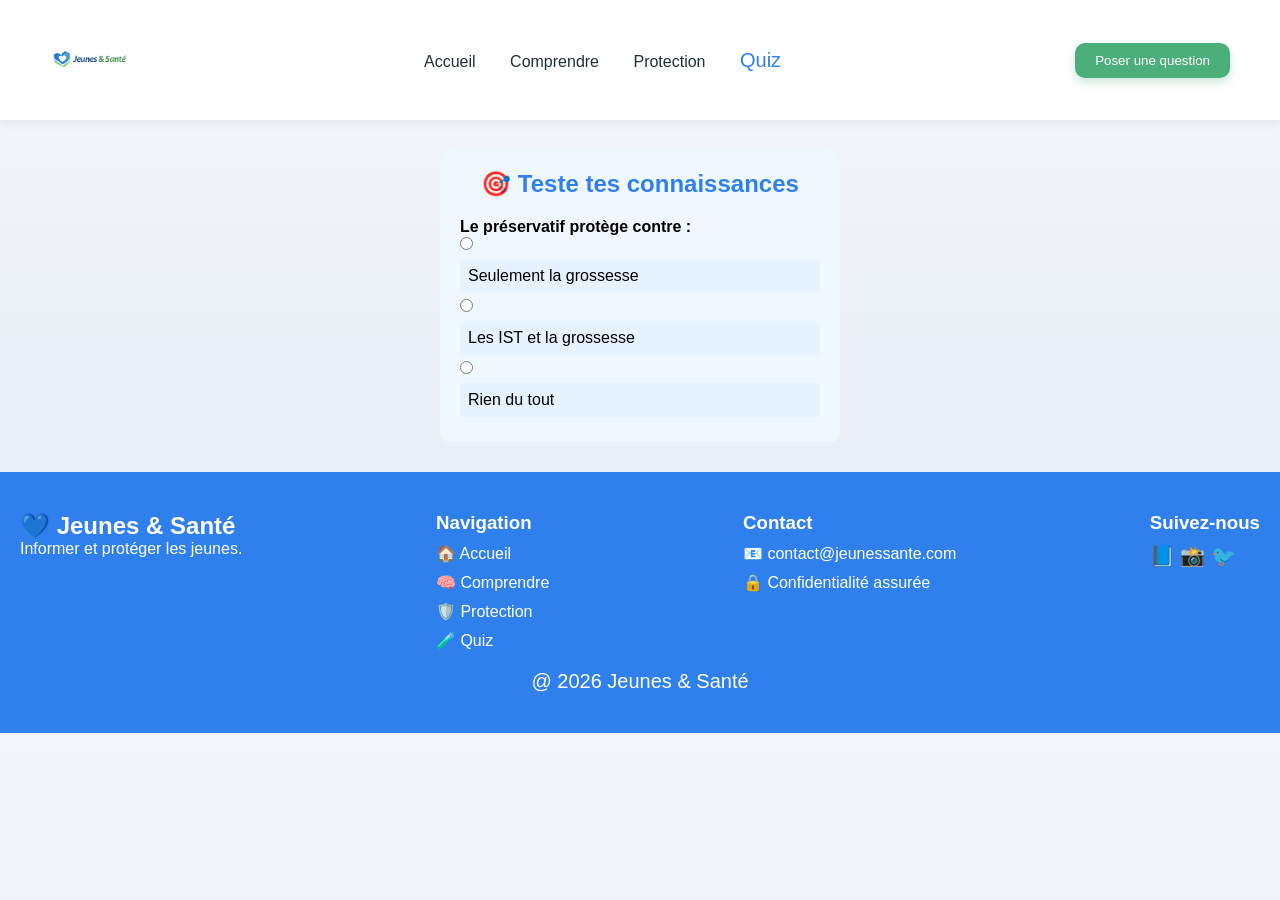
<file: MON_projet_02/quiz.html>
<!DOCTYPE html>
<html lang="en">
<head>
    <meta charset="UTF-8">
    <meta name="viewport" content="width=device-width, initial-scale=1.0">
    <title>Document</title>
    <link rel="stylesheet" href="./quiz.css">
</head>
<body>
    <header>
        <img src="./souce_image/LOGO.jpeg" alt="">
    <nav>
      <a href="../index.html">Accueil </a>
      <a href="./comprendre.html">Comprendre</a>
      <a href="./protection.html">Protection</a>
      <a href=""><span class="fils">Quiz</span></a>
    </nav>
    <button class="bouton"><a href="./question.html">Poser une question</a></button>
    </header>      
<section class="quiz">

  <h2>🎯 Teste tes connaissances</h2>

  <!-- QUESTION 1 -->
  <div class="question">
    <p>Le préservatif protège contre :</p>

    <input type="radio" name="q1" id="q1r1">
    <label for="q1r1">Seulement la grossesse</label>

    <input type="radio" name="q1" id="q1r2">
    <label for="q1r2" class="bon">Les IST et la grossesse</label>

    <input type="radio" name="q1" id="q1r3">
    <label for="q1r3">Rien du tout</label>
     </div>

</section>
<footer>
  <div class="mere5">
    <div class="fils4">
      <h2>💙 Jeunes & Santé</h2>
      <p>Informer et protéger les jeunes.</p>
    </div>
    <div class="fils5">
      <h3>Navigation</h3>
      <a href="">🏠 Accueil</a>
      <a href="">🧠 Comprendre</a>
      <a href="">🛡️ Protection</a>
      <a href="">🧪 Quiz</a>
    </div>
    <div class="fils5">
      <h3>Contact</h3>
      <p>📧 contact@jeunessante.com</p>
      <p>🔒 Confidentialité assurée</p>
    </div>
    <div class="fils5">
      <h3>Suivez-nous</h3>
      <div class="fils6">
        <span>📘</span>
        <span>📸</span>
        <span>🐦</span>
      </div>
    </div>
  </div>
  <div class="fils7">
    @ 2026 Jeunes & Santé
  </div>
</footer>   
</body>
</html>
</file>
<file: style.css>
*{
  padding: 0;
  margin: 0;
  box-sizing: border-box;
}
body {
  background: linear-gradient(180deg, #f4f6fb, #eef2f7, #e9eff6, #f5f7fb);
  overflow-x: hidden;

}

header {
  display: flex;
  justify-content: space-between;
  align-items: center;
  padding: 20px 50px;
  background-color: white;
  box-shadow: 0 4px 10px rgba(0,0,0,0.05);
  width: 100%;
  img{
    height: 15%;
    width: 15%;
    border-radius: 5px;
    object-fit: cover;
  }
}

nav a {
  margin: 0 15px;
  text-decoration: none;
  color: #1f2d3d;
}


.bouton {
  background: #4caf7a;
  color: white;
  padding: 10px 20px;
  border-radius: 10px;
  border: none;
  box-shadow: 0 4px 10px rgba(76, 175, 122, 0.3);
  a{
    text-decoration: none;
    color: white;
  }
}

.bouton1 {
  padding: 10px 20px;
  border-radius: 10px;
  border: 2px solid  #2f6fed;
  color:  #2f6fed;
  background: transparent;
}
.mere {
background-image: url(./MON_projet_02/souce_image/principale.jpeg);
  width: 100vw;
  height: 100vh;
  background-size: cover;
  background-repeat: no-repeat;
   display: flex;
  justify-content: space-between;
  align-items: center;
  padding: 60px;
}

.fils1  {
    h1{
  font-size: 40px;
  color: #1f2d3d;
  margin-bottom: 100px !important;
  padding: 40px;
  align-items: center;
  margin-left: 185px;
}
.bouton{
 margin-top: 300px ;
  margin-left: 500px;
  padding: 9px;
  font-size: 20px;
  cursor: pointer;
}
}
.mere1 {
  text-align: center;
  padding: 50px 20px;
}
.mere2 {
  display: flex;
  justify-content: center;
  gap: 20px;
  margin-top: 30px;
}
.fils2 {
  background: white;
  padding: 20px;
  border-radius: 15px;
  width: 200px;
  box-shadow: 0 8px 20px rgba(0,0,0,0.05);
}

.fils2:hover {
  transform: translateY(-5px);
}
.mere3 {
  display: flex;
  justify-content: space-between;
  align-items: center;
  padding: 60px;
background-image: url(./MON_projet_02/souce_image/Acceuil.jpeg);
  width: 100%;
  height: 500px;
  object-fit: cover;
}
.fils3{
  position: relative;
  h2{
    font-size: 50px;
    position: absolute;
    margin-top: -200px;
    margin-left: 100px;
  }
  p{
    font-size: 19px;
  }
}
.mere4 {
  text-align: center;
  padding: 50px;
}
footer{
  background-color: #2F80ED;
  color: white;
  padding: 40px 20px;
}
.mere5{
  display: flex;
  justify-content: space-between;
  gap: 20px;
}
.fils5{
  display: flex;
  flex-direction: column;
  gap: 10px;
  a{
    color: white;
  text-decoration: none;
  }
}
.fils6{
  font-size: 20px;
  margin-right: 10px;
  cursor: pointer;
}
.fils7{
  text-align: center;
  margin-top: 20px;
  font-size: 14px;
  font-size: 20px;
}
  .fils:active{
    color: #56ccf2;
  }
  .fils{
    color: #2F80ED;
    font-size: 20px;
  }
 .fils2 h3.sousfils{
    width: 200px;
    height: 200px;
  }
  
  /* TABLETTE */
@media (max-width: 1028px) {
  header {
    padding: 20px;
  }

  .mere {
    background-image: url(./MON_projet_02/souce_image/principale.jpeg);
    background-size: cover;
    background-position: center;
    width: 100%;
    height: auto;
    flex-direction: column;
    text-align: center;
    padding: 10px 20px;
  }

  .fils1 h1 {
    margin-left: 0;
    font-size: 30px;
  }

  .fils1 .bouton {
    margin-left: 0;
    margin-top: 20px;
  }

  .mere2 {
    flex-wrap: wrap;
  }
}

/* MOBILE */
@media (max-width: 768px) {
  header {
    flex-direction: column;
    gap: 15px;
  }

  nav {
    display: flex;
    flex-wrap: wrap;
    justify-content: center;
  }

  nav a {
    margin: 5px;
  }

  .mere {
    padding: 30px 15px;
    height: 250px;
    background-image: url(./MON_projet_02/souce_image/principale.jpeg);
    background-size: cover;
  }


  .fils1 h1 {
    font-size: 24px;
    margin-bottom: 20px !important;
  }

  .bouton {
    padding: 10px;
    font-size: 16px;
   margin-top: -10px;
  }

  .mere2 {
    flex-direction: column;
    align-items: center;
  }

  .fils2 {
    width: 90%;
  }

  .mere3 {
    height: auto;
    padding: 30px 15px;
  }

  .mere5 {
    flex-direction: column;
    text-align: center;
  }
  .mere3 {
  padding: 30px 15px;
  height: 250px;
  background-image: url(/MON_projet_02/souce_image/principale.jpeg);
  background-position: center;
  background-size: cover;
  background-repeat: no-repeat;
}
.mere4 h2{
  position: relative;
  bottom: 30px;
}
header img{
  width: 55%;
}
}


.fils2 {
    transition: transform 0.3s ease;
}

/* --- TABLETTE (max 1024px) --- */
@media (max-width: 1024px) {
    header {
        padding: 15px 20px;
    }

    .mere {
        padding: 40px;
        justify-content: center;
        text-align: center;
        
    }

    .fils1 h1 {
        margin-left: 0 !important; 
        font-size: 32px;
    }

    .fils1 .bouton {
        margin-left: 0 !important;
        margin-top: 50px;
    }

    .mere2 {
        flex-wrap: wrap; 
    }
}

/* --- MOBILE (max 768px) --- */
@media (max-width: 768px) {
    header {
        flex-direction: column;
        text-align: center;
        padding: 20px;
    }

    header img {
        width: 120px; 
        margin-bottom: 15px;
    }

    nav {
        margin-bottom: 15px;
    }

    nav a {
        margin: 0 8px;
        font-size: 16px;
    }

    
    .mere {
        height: 60vh; 
        padding: 20px;
        background-position: center;
        background-image: url(./MON_projet_02/souce_image/principale.jpeg);
    }

    .fils1 h1 {
        font-size: 24px;
        margin-bottom: 20px !important;
        padding: 0;
    }

    .fils1 .bouton {
        margin-top: 20px !important;
        font-size: 18px;
    }

    
    .mere2 {
        flex-direction: column;
        align-items: center;
    }

    .fils2 {
        width: 90%; 
        margin-bottom: 15px;
    }

    
    .mere3 {
        height: 300px;
        background-position: center;
        background-image: url(./MON_projet_02/souce_image/Acceuil.jpeg)
    }

    .fils3 h2 {
        font-size: 28px;
        margin-left: 0;
        text-align: center;
        width: 100%;
        position: static;
    }

    
    .mere5 {
        flex-direction: column;
        gap: 30px;
        text-align: center;
    }

    .fils6 {
        justify-content: center;
        display: flex;
        gap: 20px;
    }
}


@media (max-width: 480px) {
    .fils1 h1 {
        font-size: 20px;
    }
    
    nav {
        display: grid;
        grid-template-columns: 1fr 1fr; 
        gap: 10px;
    }
}
</file>
<file: MON_projet_02/comprendre.css>
*{
  padding: 0;
  margin: 0;
}
header {
  display: flex;
  justify-content: space-between;
  align-items: center;
  padding: 20px 50px;
  background: white;
  box-shadow: 0 4px 10px rgba(0,0,0,0.05);
  width: 100%;
  img{
    height: 80px;
    width: 80px;
    border-radius: 5px;
    object-fit: cover;
  }
}
.bouton {
  background: #4caf7a;
  color: white;
  padding: 10px 20px;
  border-radius: 10px;
  border: none;
  box-shadow: 0 4px 10px rgba(76, 175, 122, 0.3);
  a{
    text-decoration: none;
    color: white;
  }
}
nav a {
  margin: 0 15px;
  text-decoration: none;
  color: #1f2d3d;
}
.bouton {
  background: #4caf7a;
  color: white;
  padding: 10px 20px;
  border-radius: 10px;
  border: none;
  box-shadow: 0 4px 10px rgba(76, 175, 122, 0.3);
  a{
    text-decoration: none;
    color: white;
  }
}
.fils:active{
    color: #56ccf2;
  }
  .fils{
    color: #2F80ED;
    font-size: 20px;
  }
 .mere{
 background-image: url(./souce_image/Conprende.jpg);
  width: 100%;
    height: 500px;
    background-repeat: no-repeat;
    background-size: cover;
    box-shadow: 4px 4px 8px rgba(0,0,0,0.1);
 } 
 .fils{
  text-align: center;
  padding: 70px;
}
.fils h1{
  color: #2F80ED;
  font-size: 80px;
}
.fils p{
  color: white;
  max-width: 500px;
}
.fils button{
  background-color: #27AE60;
  color: white;
  padding: 10px 20px;
  border-radius: 8px;
  border: 1px solid #27AE60;
}
.fils button:hover{
  background-color: #1f8448;
  transform: scale(1.05);
}
.fille{
  text-align: center;
  background-color: #FFF0F5; 
  box-shadow: 4px 4px 8px rgba(0,0,0,0.1);
border-radius: 15px;
margin-top: 20px;
 margin: 30px ;
  padding: 20px;
}

.fille h2{
  color: #E91E63;
  font-size: 30px;
}

.fille p{
  color: #333;
  margin-left: 30px;
}
.fille1 p{
  background: white;
  padding: 10px;
  width: 250px;
  border-radius: 8px;
  box-shadow: 0 4px 8px rgba(0,0,0,0.1);
margin: 15px;
margin-left: 400px;
margin-top: 20px;
border: 1px solid white;
}

.fille2 {
  width: 220px;
  margin: 20px;
  text-align: center;
  background-color: #f3e6ff;
  border-radius: 15px;
  padding: 10px;
  box-shadow: 0 5px 15px rgba(0,0,0,0.2);
}

.fille2 img {
  width: 100%;
  height: 150px;
  object-fit: cover;
  border-radius: 10px;
  transition: transform 0.3s;
}

.fille2 p {
  margin-top: 10px;
  font-size: 14px;
  color: #4B0082; 
  text-align: justify;
}


.fille2:hover {
  transform: scale(1.05);
  background: white;
  p{
    color: #E91E63;
  }
}
.mere1{
  display: flex;
  justify-content: center;
}
.fille2:hover img{
  transform: scale(1.05);
}
.fille1:hover{
  p{
    transform: scale(1.05);
  background: white;
  }
}
.fille3 {
  width: 600px;
  margin: 30px;
  padding: 15px;
  background-color: #f3e6ff; 
  color:#E91E63 ;
  text-align: justify;
  border-radius: 10px;
  box-shadow: 0 5px 15px rgba(0,0,0,0.2);
  margin-left: 250px;
}
.fille3 p {
  font-size: 14px;
}
.garcon {
  margin: 30px ;
  padding: 20px;
  background-color: #87CEFA; 
  color: white;
  border-radius: 10px;
  text-align: justify;
  box-shadow: 0 5px 15px rgba(0,0,0,0.2);
 
}
.garcon h2 {
  text-align: center;
  margin-bottom: 10px;
}
.garcon p{
  padding: 10px;
  width: 250px;
  border-radius: 8px;
  box-shadow: 0 4px 8px rgba(0,0,0,0.1);
margin: 15px;
margin-left: 400px;
margin-top: 20px;
border: 1px solid #1E90FF;
background: #1E90FF;
color: #E6F2FF;
}
.garcon h2{
  color: #2E0854;
  font-size: 30px;
}
.garcon h3{
 color: #ede9ec;
}
.garcon2 {
  width: 220px;
  margin: 20px;
  text-align: center;
  background-color: #E6F2FF;
  border-radius: 15px;
  padding: 10px;
  box-shadow: 0 5px 15px rgba(0,0,0,0.2);
}

.garcon2 img {
  width: 100%;
  height: 150px;
  object-fit: cover;
  border-radius: 10px;
  transition: transform 0.3s;
}

.garcon2 p {
  margin-top: 10px;
  font-size: 14px;
  color: #0A1F44; 
  text-align: justify;
}


.garcon2:hover {
  transform: scale(1.05);
  background: linear-gradient( #1E90FF, #87CEFA);
  p{
    color: #F5F5F5;
  }
}
.mere2{
  display: flex;
  justify-content: center;
}
.garcon2:hover img{
  transform: scale(1.05);
}
.garcon3{
   width: 600px;
  margin: 30px;
  padding: 15px;
  background-color: #87CEFA; 
  color:white ;
  text-align: justify;
  border-radius: 10px;
  box-shadow: 0 5px 15px rgba(0,0,0,0.2);
  margin-left: 250px;

}
.mere5{
  display: flex;
  justify-content: space-between;
  gap: 20px;
}
.fils5{
  display: flex;
  flex-direction: column;
  gap: 10px;
  a{
    color: white;
  text-decoration: none;
  }
}
.fils6{
  font-size: 20px;
  margin-right: 10px;
  cursor: pointer;
}
.fils7{
  text-align: center;
  margin-top: 20px;
  font-size: 14px;
  font-size: 20px;
}
  .fils:active{
    color: #56ccf2;
  }
  .fils{
    color: #2F80ED;
    font-size: 20px;
  }
 .fils2 h3.sousfils{
    width: 200px;
    height: 200px;
  }
  footer{
  background-color: #2F80ED;
  color: white;
  padding: 40px 20px;
}

@media (max-width: 1028px) {
  header {
    flex-direction: column;
    padding: 20px;
    gap: 15px;
    text-align: center;
  }

  header img {
    width: 150px;
    height: auto;
  }

  nav a {
    margin: 5px 10px;
    display: inline-block; 
  }

  .mere {
    height: auto;
    min-height: 450px;
    padding: 40px 20px;
    flex-direction: column;
    justify-content: center;
  }

  
  .fils1 h1 {
    font-size: 45px; 
    margin-left: 0 !important;
    text-align: center;
  }

  .fils1 .bouton {
    margin-left: 0 !important;
    margin-top: 30px !important;
  }

  .mere1, .mere2, .mere5 {
    flex-wrap: wrap;
    justify-content: center;
    gap: 20px;
  }

  .fils2, .fille2, .garcon2 {
    width: 45%; 
  }
}

  
@media (max-width: 1024px) {
 
  header {
    flex-direction: column;
    padding: 20px;
    gap: 15px;
  }

 
  .fils h1 {
    font-size: 50px;
  }
  
  .fils p {
    margin: 0 auto;
  }

  
  .fille1 p, .garcon1 p {
    margin-left: auto !important;
    margin-right: auto !important;
  }

  .fille3, .garcon3 {
    width: 80%;
    margin-left: auto !important;
    margin-right: auto !important;
  }

  
  .mere1, .mere2 {
    flex-wrap: wrap;
    gap: 10px;
  }

  .fille2, .garcon2 {
    width: 40%; 
  }
}
  

@media (max-width: 768px) {
  
  body {
    overflow-x: hidden; 
  }

  
  header img {
    width: 60px;
    height: 60px;
  }

  nav {
    display: flex;
    flex-wrap: wrap;
    justify-content: center;
    gap: 10px;
  }

  nav a {
    margin: 0 5px;
    font-size: 14px;
  }

  
  .mere {
    height: auto;
    padding-bottom: 40px;
  }

  .fils {
    padding: 40px 20px;
  }

  .fils h1 {
    font-size: 32px;
  }

  .fils p {
    font-size: 16px;
    max-width: 100%;
  }


  .fille1 p, .garcon1 p {
    width: 90% !important;
    margin: 10px auto !important; 
    text-align: center;
  }

 
  .mere1, .mere2 {
    flex-direction: column;
    align-items: center;
  }

  .fille2, .garcon2 {
    width: 90%; 
    margin: 15px 0;
  }

  .fille3, .garcon3 {
    width: 90% !important;
    margin: 20px auto !important; 
    padding: 20px;
    text-align: center;
  }

  /* Footer */
  footer {
    padding: 40px 10px;
  }

  .mere5 {
    flex-direction: column;
    text-align: center;
    gap: 30px;
  }

  .fils5 {
    align-items: center;
  }

  .fils7 {
    font-size: 16px;
  }
 }
 


@media (max-width: 400px) {
    .fils h1 {
        font-size: 28px;
    }
    .bouton {
        padding: 8px 12px;
        font-size: 14px;
    }
}
@media (max-width: 768px) {
  .fils, .fils1, .fille1 p, .garcon1 p, .fille3, .garcon3, .fille2, .garcon2 {
    margin-left: 0 !important;   
    margin-right: 0 !important;
    width: 90% !important;       
    max-width: 90vw !important; 
    margin: 10px auto !important; 
    float: none;                 
    position: static;            
  }

  /* Ajustement pour que les conteneurs parents ne poussent pas les bords */
  .mere, .mere1, .mere2, .mere5, section {
    width: 100%;
    max-width: 100%;
    padding-left: 10px;
    padding-right: 10px;
  }
}
</file>
<file: MON_projet_02/prevention.css>
*{
  padding: 0;
  margin: 0;
}
header {
  display: flex;
  justify-content: space-between;
  align-items: center;
  padding: 20px 50px;
  background: white;
  box-shadow: 0 4px 10px rgba(0,0,0,0.05);
  width: 100%;
  img{
    height: 80px;
    width: 80px;
    border-radius: 5px;
    object-fit: cover;
  }
}

.bouton {
  background: #4caf7a;
  color: white;
  padding: 10px 20px;
  border-radius: 10px;
  border: none;
  box-shadow: 0 4px 10px rgba(76, 175, 122, 0.3);
  a{
    text-decoration: none;
    color: white;
  }
}
nav a {
  margin: 0 15px;
  text-decoration: none;
  color: #1f2d3d;
}


.bouton {
  background: #4caf7a;
  color: white;
  padding: 10px 20px;
  border-radius: 10px;
  border: none;
  box-shadow: 0 4px 10px rgba(76, 175, 122, 0.3);
}
body{
  margin: 0;
  font-family: Arial, sans-serif;
  background-color: #F5F9FF;
}
.hero {
  width: 220px;
  margin: 20px;
  text-align: center;
  background-color: #FFE4EC;
  border-radius: 15px;
  padding: 10px;
  box-shadow: 0 5px 15px rgba(0,0,0,0.2);
}
.hero img {
  width: 100%;
  height: 150px;
  object-fit: cover;
  border-radius: 10px;
  transition: transform 0.3s;
}
.hero p {
  margin-top: 10px;
  font-size: 14px;
  color: #E91E63; 
  text-align: justify;
}
.Hero{
  display: flex;
  gap: 30px;
  justify-content: center;
  margin-top: 100px;
}
.fille3 {
  width: 600px;
  margin: 30px;
  padding: 15px;
  background-color: #F5F9FF; 
  color:#E91E63 ;
  text-align: justify;
  border-radius: 10px;
  box-shadow: 0 5px 15px rgba(0,0,0,0.2);
  margin-left: 250px;
}
.fille3 p {
  font-size: 14px;
}
.depistage1{
  width: 600px;
  margin: 30px;
  padding: 15px;
  background: #E6F9F0;
  color: #27AE60;
  border-radius: 10px;
  box-shadow:0 5px 15px rgba(0,0,0,0.2) ;
  margin-left: 250px;
}
.depistage2{
  width: 220px;
  margin: 20px;
  text-align: center;
  background-color: #FFE4EC;
  border-radius: 15px;
  padding: 10px;
  box-shadow: 0 5px 15px rgba(0,0,0,0.2);
}
.depistage2 img{
  width: 100%;
  height: 150px;
  object-fit: cover;
  border-radius: 10px;
  object-fit: cover;
}
.depistage2 p{
  margin-top: 10px;
  font-size: 14px;
  color: #E91E63; 
  text-align: justify;
}
#Depistage{
  display: flex;
  justify-content: center;
  margin: 100px;
}
.resume {
  background-color: #E3F2FD;
  color: #0A1F44; 
  padding: 25px;
  margin: 20px ;
  width: 700px;
  border-radius: 10px;
  box-shadow: 0 5px 15px rgba(0,0,0,0.1);
  font-family: Arial, sans-serif;
}
.resume h2 {
  text-align: center;
  color: #0D47A1; 
}
.resume1 p{
  margin: 10px 0;
}

.resume .resume2 {
  margin-top: 20px;
  text-align: center;
  color: #4B0082; 
}
.Resume{
  display: flex;
  align-items: center;
  justify-content: center;
}
footer{
  background-color: #2F80ED;
  color: white;
  padding: 40px 20px;
}
.mere5{
  display: flex;
  justify-content: space-between;
  gap: 20px;
}
.fils5{
  display: flex;
  flex-direction: column;
  gap: 10px;
  a{
    color: white;
  text-decoration: none;
  }
}
.fils5:hover{
  a{
    color: #27AE60;
  }
}
.fils6{
  font-size: 20px;
  margin-right: 10px;
  cursor: pointer;
}
.fils7{
  text-align: center;
  margin-top: 20px;
  font-size: 14px;
  font-size: 20px;
}
  .fils:active{
    color: #56ccf2;
  }
  .fils{
    color: #2F80ED;
    font-size: 20px;
  }
 .fils2 h3.sousfils{
    width: 200px;
    height: 200px;
  }
  /*TABLETTE*/
@media (max-width: 1028px) {

 
  header {
    padding: 15px 20px;
    flex-direction: column;
    gap: 10px;
    text-align: center;
  }

  header img {
    width: 80px;
    height: 80px;
  }

  nav {
    display: flex;
    flex-wrap: wrap;
    justify-content: center;
  }

 
  .Hero {
    flex-wrap: wrap;
    gap: 20px;
  }

  .hero {
    width: 45%; 
  }


  .fille3,
  .depistage1,
  .resume {
    width: 90%;       
    margin: 20px auto;
  }


  .fille3,
  .depistage1 {
    margin-left: 0;
  }

 
  #Depistage {
    flex-wrap: wrap;
    margin: 50px 10px;
  }

  .depistage2 {
    width: 45%;
  }


  .Resume {
    flex-direction: column;
  }

  .mere5 {
    flex-direction: column;
    align-items: center;
    text-align: center;
  }
  header img{
width: 30%;
object-fit: cover;
  }

}
</file>
<file: MON_projet_02/protection.css>
header {
  display: flex;
  justify-content: space-between;
  align-items: center;
  padding: 20px 50px;
  background: white;
  box-shadow: 0 4px 10px rgba(0,0,0,0.05);
  width: 100%;
  img{
    height: 80px;
    width: 80px;
    border-radius: 5px;
    object-fit: cover;
  }
}

nav a {
  margin: 0 15px;
  text-decoration: none;
  color: #1f2d3d;
}


.bouton {
  background: #4caf7a;
  color: white;
  padding: 10px 20px;
  border-radius: 10px;
  border: none;
  box-shadow: 0 4px 10px rgba(76, 175, 122, 0.3);
  a{
    text-decoration: none;
    color: white;
  }
}
.fils{
    color: #2F80ED;
    font-size: 20px;
  }
  .mere{
 width: 100%;
 height: 500px;
  background: url(./souce_image/image3.jpg) no-repeat center/cover;
  display: flex;
  align-items: center;
  justify-content: center;
  object-fit: cover;
}
.fils2{
  background-color: rgba(0, 0, 0, 0.5);
   padding: 40px;
  text-align: center;
  border-radius: 12px;
  color: white;
  max-width: 600px;
}
.fils2 h1{
  font-size: 32px;
  margin-bottom: 15px;
}
.fils2 p{
  font-size: 16px;
  margin-bottom: 20px;
  line-height: 1.6;
}
 button{
  background-color: #27AE60;
  color: white;
  padding: 12px 20px;
  border: 1px solid #27AE60;
  border-radius: 8px;
  transition: 0.3s;
}
 button:hover{
  background-color: #1f8448;
  transform: scale(1.05);
}
body {
  background: linear-gradient(180deg, #f4f6fb, #eef2f7, #e9eff6, #f5f7fb);
overflow-x: hidden;
}
.mere1{
  background-color: #FFFFFF;
  padding: 50px 20px;
  text-align: center;
  display: flex;
  flex-direction: column;
  h2{
    color: #2F80ED;
    font-size: 30px;
  }
}

.mere2{
  display: flex;
  justify-content: center;
  gap: 20px;
}


.fils3{
  background: #F5F9FF;
  padding: 20px;
  width: 220px;
  border-radius: 12px;
  box-shadow: 0 4px 10px rgba(0,0,0,0.1);
  transition: 0.3s;
}

.fils3 h3{
  color: #2F80ED;
  margin-bottom: 10px;
}

.fils3 p{
  color: #333;
  font-size: 14px;
}
.mere3{
  display: flex;
  justify-content: center;
  margin-left: 20px;
}
.fille2:hover img{
  transform: scale(1.05);
}
.fille2 {
  width: 220px;
  margin: 20px;
  text-align: center;
  background-color: #FFD6D6;
  border-radius: 15px;
  padding: 10px;
  box-shadow: 0 5px 15px rgba(0,0,0,0.2);
}


.fille2 img {
  width: 100%;
  height: 150px;
  object-fit: cover;
  border-radius: 10px;
  transition: transform 0.3s;
}

.fille2 p {
  margin-top: 10px;
  font-size: 14px;
  color: #4B0082; 
  text-align: justify;
}


.fille2:hover {
  transform: scale(1.05);
  background: white;
  p{
    color: #E91E63;
  }
}
.mere1{
  display: flex;
}
.fille2:hover img{
  transform: scale(1.05);
}
.fille3 {
  width: 220px;
  margin: 20px;
  text-align: center;
  background-color: #FFF1CC;
  border-radius: 15px;
  padding: 10px;
  box-shadow: 0 5px 15px rgba(0,0,0,0.2);
}


.fille3 img {
  width: 100%;
  height: 150px;
  object-fit: cover;
  border-radius: 10px;
  transition: transform 0.3s;
}

.fille3 p {
  margin-top: 10px;
  font-size: 14px;
  color: #4B0082; 
  text-align: justify;
}


.fille3:hover {
  transform: scale(1.05);
  background: white;
  p{
    color: #E91E63;
  }
}
.mere1{
  display: flex;
}
.fille3:hover img{
  transform: scale(1.05);
}
.fille4 {
  width: 220px;
  margin: 20px;
  text-align: center;
  background-color: #D6E4FF;
  border-radius: 15px;
  padding: 10px;
  box-shadow: 0 5px 15px rgba(0,0,0,0.2);
}


.fille4 img {
  width: 100%;
  height: 150px;
  object-fit: cover;
  border-radius: 10px;
  transition: transform 0.3s;
}

.fille4 p {
  margin-top: 10px;
  font-size: 14px;
  color: #4B0082; 
  text-align: justify;
}


.fille4:hover {
  transform: scale(1.05);
  background: white;
  p{
    color: #E91E63;
  }
}
.fille4:hover img{
  transform: scale(1.05);
}
.fille5 {
  width: 220px;
  margin: 20px;
  text-align: center;
  background-color: #D6FFD6;
  border-radius: 15px;
  padding: 10px;
  box-shadow: 0 5px 15px rgba(0,0,0,0.2);
}


.fille5 img {
  width: 100%;
  height: 150px;
  object-fit: cover;
  border-radius: 10px;
  transition: transform 0.3s;
}

.fille5 p {
  margin-top: 10px;
  font-size: 14px;
  color: #4B0082; 
  text-align: justify;
}


.fille5:hover {
  transform: scale(1.05);
  background: white;
  p{
    color: #E91E63;
  }
}
.fille5:hover img{
  transform: scale(1.05);
}
.mere5{
  background-color: #F5F9FF;
  padding: 30px 20px;
  border-radius: 12px;
  width: 600px;
  margin: 40px ;
  text-align: center;
  box-shadow: 0 5px 15px rgba(0,0,0,0.08);
}
.mere5 p{
  font-size: 16px;
  color: #333333;
  margin-bottom: 20px;
  line-height: 1.5;
}
.mere5 button{
  background-color: #2F80ED;
  color: white;
  padding: 12px 25px;
 border: 1px solid #2F80ED ;
  border-radius: 8px;
  font-size: 16px;
  transition: transform 0.3s;
}
.mere5 button:hover{
  background-color: #1c5db7;
}
.mere4{
    display: flex;
    align-items: center;
    justify-content: center;
}
.proteger{
  background-color: #F5F9FF;
  padding: 50px 20px;
  text-align: center;
  border-radius: 12px;
 width: 100%;
  margin: 5px ;

  box-shadow: 0 6px 20px rgba(0,0,0,0.08);
}

.proteger h2{
  color: #2F80ED; 
  font-size: 28px;
  margin-bottom: 20px;
}
.proteger p{
  color: #333;
  font-size: 16px;
padding: auto;
  margin-bottom: 25px;
}
.proteger button{
  background-color: #2F80ED;
  color: white;
  padding: 12px 25px;
  font-size: 16px;
  border: none;
  border-radius: 8px;
}
.proteger button:hover{
  background-color: #1c5db7;
}
footer{
  background-color: #2F80ED;
  color: white;
  padding: 40px 20px;
  width: 100%;
  margin-left: 30px;
}
.mere6{
  display: flex;
  justify-content: space-between;
  gap: 20px;
}
.fils8{
  display: flex;
  flex-direction: column;
  gap: 10px;
  a{
    color: white;
  text-decoration: none;
  }
}
.fils6{
  font-size: 20px;
  margin-right: 10px;
}
.fils7{
  text-align: center;
  margin-top: 20px;
  font-size: 14px;
  font-size: 20px;
}
  .fils:active{
    color: #56ccf2;
  }
  .fils{
    color: #2F80ED;
    font-size: 20px;
  }
 .fils2 h3.sousfils{
    width: 200px;
    height: 200px;
  }
  .fils9 a{
    text-decoration: none;
    color: white;
  }
  .fils9{
    display: flex;
    flex-direction: column;
    gap: 10px;
  }
  *{
    padding: 0;
    margin: 0;
  box-sizing: border-box;
  } 

* {
  padding: 0;
  margin: 0;
  box-sizing: border-box;
}

/* TABLETTE */
@media (max-width: 1028px) {
  header {
    flex-direction: column;
    align-items: center;
    padding: 50px;
  }
  nav a {
    margin: 5px;
  }
}

/* MOBILE */
@media (max-width: 768px) {
  header {
    flex-direction: column;
    gap: 15px;
    width: 100%;
  }
  header img {
    width: 60%;
    object-fit: cover;
  }
  .mere {
    width: 100%;
    height: 60vh;
    background-size: cover;
    background-position: center;
  }
  .mere1, .mere2, .mere3 {
    flex-direction: column;
    align-items: center;
    margin-left: 0;
  }
  .fille2, .fille3, .fille4, .fille5 {
    width: 90%;
    margin: 15px 0;
  }
  .mere5, .proteger {
    width: 90%;
    margin: 20px auto;
    text-align: center;
  }
  footer {
    width: 100%;
    flex-direction: column;
    margin-left: -1px;
  }
}
</file>
<file: MON_projet_02/quesstion.css>
*{
  padding: 0;
  margin: 0;
  box-sizing: border-box;
}
header {
  display: flex;
  justify-content: space-between;
  align-items: center;
  padding: 20px 50px;
  background: white;
  box-shadow: 0 4px 10px rgba(0,0,0,0.05);
  width: 100%;
  img{
    height: 80px;
    width: 80px;
    border-radius: 5px;
    object-fit: cover;
  }
}

nav a {
  margin: 0 15px;
  text-decoration: none;
  color: #1f2d3d;
}


.bouton {
  background: #4caf7a;
  color: white;
  padding: 10px 20px;
  border-radius: 10px;
  border: none;
  box-shadow: 0 4px 10px rgba(76, 175, 122, 0.3);
  a{
  text-decoration: none;
  color: white;
  }
}
body{
  margin: 0;
  font-family: Arial, sans-serif;
  background-color: #F5F9FF;
}

.pose-question {
  max-width: 500px;
  margin: 30px auto;
  padding: 20px;
  background-color: #FAFAFA;
  border-radius: 10px;
  box-shadow: 0 5px 15px rgba(0,0,0,0.1);
  h2{
    text-align: center;
  }
}

form{
    display: flex;
    flex-direction: column;
}
input{
    margin-top: 5px;
    padding: 10px;
    border-radius: 5px;
    font-size: 14px; 
    border: none;
}
.envoier{
    display: flex;
    align-items: center;
    justify-content: center;
    margin-top: 15px;
    input{
        padding: 15px;
        width: 150px;
    }  
}
footer{
  background-color: #2F80ED;
  color: white;
  padding: 40px 20px;
}
.mere5{
  display: flex;
  justify-content: space-between;
  gap: 20px;
}
.fils5{
  display: flex;
  flex-direction: column;
  gap: 10px;
  a{
    color: white;
  text-decoration: none;
  }
}
.fils6{
  font-size: 20px;
  margin-right: 10px;
  cursor: pointer;
}
.fils7{
  text-align: center;
  margin-top: 20px;
  font-size: 14px;
  font-size: 20px;
}
  .fils:active{
    color: #56ccf2;
  }
  .fils{
    color: #2F80ED;
    font-size: 20px;
  }
 .fils2 h3.sousfils{
    width: 200px;
    height: 200px;
  }
  /*tablaeu*/
  
@media (max-width: 1028px) {
  header {
    padding: 20px;
  }
}
/* MOBILE */
@media (max-width: 768px) {
  header {
    flex-direction: column;
    gap: 15px;
  }
  nav {
    display: flex;
    flex-wrap: wrap;
    justify-content: center;
  }
}
</file>
<file: MON_projet_02/quiz.css>
*{
  padding: 0;
  margin: 0;
  box-sizing: border-box;
}
header {
  display: flex;
  justify-content: space-between;
  align-items: center;
  padding: 20px 50px;
  background: white;
  box-shadow: 0 4px 10px rgba(0,0,0,0.05);
  width: 100%;
  img{
    height: 80px;
    width: 80px;
    border-radius: 5px;
    object-fit: cover;
  }
}

nav a {
  margin: 0 15px;
  text-decoration: none;
  color: #1f2d3d;
}
.bouton {
  background: #4caf7a;
  color: white;
  padding: 10px 20px;
  border-radius: 10px;
  border: none;
  box-shadow: 0 4px 10px rgba(76, 175, 122, 0.3);
  a{
    text-decoration: none;
    color: white;
  }
}
body{
  margin: 0;
  font-family: Arial, sans-serif;
  background: linear-gradient(180deg, #f4f6fb, #eef2f7, #e9eff6, #f5f7fb);
}
.quiz{
  max-width: 400px;
  margin: 30px auto;
  padding: 20px;
  background: #f0f8ff;
  border-radius: 10px;
}

.quiz h2{
  text-align: center;
  color: #2F80ED;
}

.question{
  margin-top: 20px;
}

.question p{
  font-weight: bold;
}

label{
  display: block;
  padding: 8px;
  margin: 5px 0;
  background: #e6f2ff;
  border-radius: 5px;

}
footer{
  background-color: #2F80ED;
  color: white;
  padding: 40px 20px;
}
.mere5{
  display: flex;
  justify-content: space-between;
  gap: 20px;
}
.fils5{
  display: flex;
  flex-direction: column;
  gap: 10px;
  a{
    color: white;
  text-decoration: none;
  }
}
.fils6{
  font-size: 20px;
  margin-right: 10px;
  cursor: pointer;
}
.fils7{
  text-align: center;
  margin-top: 20px;
  font-size: 14px;
  font-size: 20px;
}
  .fils:active{
    color: #56ccf2;
  }
  .fils{
    color: #2F80ED;
    font-size: 20px;
  }
 .fils2 h3.sousfils{
    width: 200px;
    height: 200px;
  }
  /*tablaeu*/
  
@media (max-width: 1028px) {
  header {
    padding: 20px;
  }
  header img{
    width: 50%;
    object-fit: cover;
  }
}
/* MOBILE */
@media (max-width: 768px) {
  header {
    flex-direction: column;
    gap: 15px;
  }
  nav {
    display: flex;
    flex-wrap: wrap;
    justify-content: center;
  }
}
</file>
